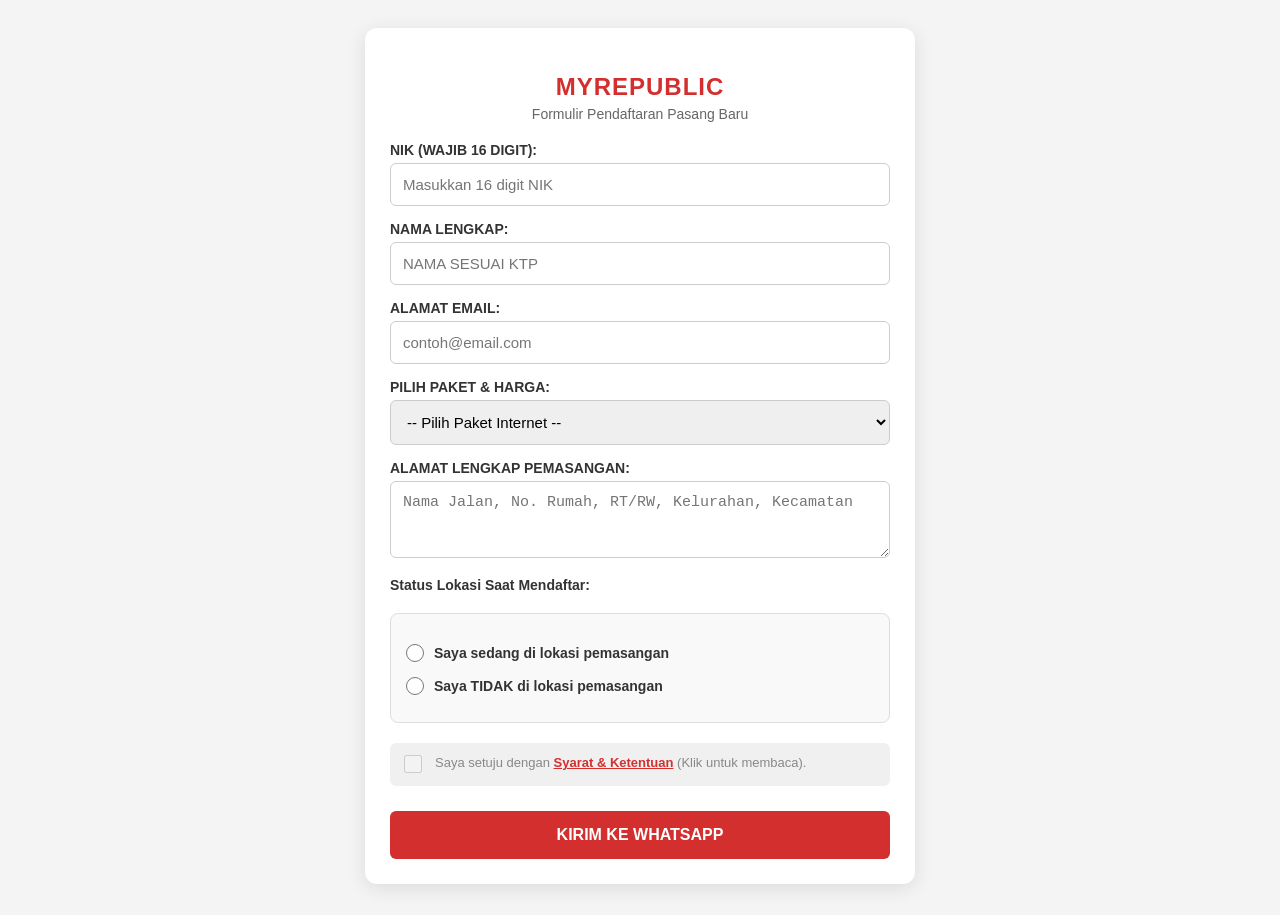
<file: daftar/index.html>
<!DOCTYPE html>
<html lang="id">
<head>
    <meta charset="UTF-8">
    <meta name="viewport" content="width=device-width, initial-scale=1.0">
    <title>Pendaftaran MyRepublic</title>
    <style>
        :root {
            --primary-color: #d32f2f;
            --secondary-color: #f4f4f4;
            --accent-color: #ffeb3b;
            --error-color: #ff0000;
            --disabled-color: #cccccc;
        }
        body { font-family: 'Segoe UI', Tahoma, Geneva, Verdana, sans-serif; background-color: var(--secondary-color); padding: 20px; color: #333; }
        .container { max-width: 500px; background: white; padding: 25px; border-radius: 12px; box-shadow: 0 4px 20px rgba(0,0,0,0.1); margin: auto; }
        
        .logo-area { text-align: center; margin-bottom: 20px; }
        h2 { color: var(--primary-color); margin-bottom: 5px; text-transform: uppercase; letter-spacing: 1px; }
        p.subtitle { text-align: center; font-size: 14px; color: #666; margin-top: 0; }

        label { display: block; margin-top: 15px; font-weight: bold; font-size: 14px; }
        input, select, textarea { width: 100%; padding: 12px; margin-top: 5px; border: 1px solid #ccc; border-radius: 6px; box-sizing: border-box; font-size: 15px; }
        input:focus, select:focus, textarea:focus { border-color: var(--primary-color); outline: none; box-shadow: 0 0 5px rgba(211, 47, 47, 0.2); }

        /* Validasi NIK */
        input.invalid { border: 2px solid var(--error-color); background-color: #fff0f0; }
        .error-text { color: var(--error-color); font-size: 11px; font-weight: bold; display: none; margin-top: 5px; }

        /* Area Lokasi Terpadu */
        .location-area { margin-top: 20px; background: #f9f9f9; padding: 15px; border-radius: 8px; border: 1px solid #ddd; }
        .radio-option { display: flex; align-items: center; gap: 10px; margin-bottom: 12px; cursor: pointer; font-size: 14px; }
        .radio-option input { width: 18px; height: 18px; margin: 0; }

        .location-btn-box {
            display: none;
            padding: 12px;
            border: 2px dashed var(--primary-color);
            border-radius: 8px;
            background-color: #fff5f5;
            text-align: center;
            cursor: pointer;
            margin-top: 10px;
        }
        .location-btn-box span { font-weight: bold; font-size: 14px; color: var(--primary-color); }
        #status-lokasi { font-size: 12px; color: #333; margin-top: 5px; font-weight: bold; }

        /* Checkbox Persetujuan */
        .agreement-box { margin-top: 20px; display: flex; align-items: flex-start; gap: 10px; font-size: 13px; line-height: 1.5; padding: 10px; border-radius: 6px; }
        .agreement-box.locked { background-color: #f0f0f0; color: #888; }
        .agreement-box input { width: 18px; height: 18px; margin-top: 2px; }
        .link-terms { color: var(--primary-color); text-decoration: underline; cursor: pointer; font-weight: bold; }

        button.btn-kirim { width: 100%; padding: 15px; background-color: var(--primary-color); color: white; border: none; border-radius: 6px; font-size: 16px; font-weight: bold; cursor: pointer; margin-top: 25px; transition: 0.3s; text-transform: uppercase; }
        button.btn-kirim:hover { background-color: #b71c1c; transform: translateY(-2px); }

        /* Modal Syarat & Ketentuan */
        .modal { display: none; position: fixed; z-index: 1000; left: 0; top: 0; width: 100%; height: 100%; background-color: rgba(0,0,0,0.6); overflow-y: auto; }
        .modal-content { background-color: white; margin: 5% auto; padding: 30px; border-radius: 12px; width: 85%; max-width: 600px; line-height: 1.6; position: relative; }
        .close-modal { position: absolute; right: 20px; top: 15px; font-size: 28px; cursor: pointer; color: #aaa; }
        .modal-content h3 { color: var(--primary-color); border-bottom: 2px solid var(--primary-color); padding-bottom: 10px; }
        .modal-footer { text-align: center; margin-top: 20px; }
        .promo-highlight { background: #fffde7; border: 1px dashed #fbc02d; padding: 10px; margin-bottom: 15px; border-radius: 8px; color: #d32f2f; font-weight: bold; text-align: center; }
    </style>

<!-- Google tag (gtag.js) -->
<script async src="https://www.googletagmanager.com/gtag/js?id=G-XCY7KPYQS2"></script>
<script>
  window.dataLayer = window.dataLayer || [];
  function gtag(){dataLayer.push(arguments);}
  gtag('js', new Date());
  gtag('config', 'G-XCY7KPYQS2');
</script>

</head>
<body>

<div class="container">
    <div class="logo-area">
        <h2>MyRepublic</h2>
        <p class="subtitle">Formulir Pendaftaran Pasang Baru</p>
    </div>
    
    <form id="formWifi">
        <label for="nik">NIK (WAJIB 16 DIGIT):</label>
        <input type="number" id="nik" name="nik" placeholder="Masukkan 16 digit NIK" required oninput="validateNIK(this)">
        <span id="nik-error" class="error-text">PERINGATAN: NIK HARUS TEPAT 16 DIGIT!</span>

        <label for="nama">NAMA LENGKAP:</label>
        <input type="text" id="nama" name="nama" placeholder="NAMA SESUAI KTP" required oninput="this.value = this.value.toUpperCase()">

        <label for="email">ALAMAT EMAIL:</label>
        <input type="email" id="email" name="email" placeholder="contoh@email.com" required>

        <label for="paket">PILIH PAKET & HARGA:</label>
        <select id="paket" name="paket" required>
            <option value="">-- Pilih Paket Internet --</option>
            <option value="10Ring - Rp110,000">10Ring (Rp110,000)</option>
            <option value="Eco15 - Rp166,500">Eco15 (Rp166,500)</option>
            <option value="Eco20 - Rp150,000">Eco20 (Rp150,000)</option>
            <option value="Jet20 - Rp205,350">Jet20 (Rp205,350)</option>
            <option value="30ValueLite - Rp233,100">30ValueLite (Rp233,100)</option>
            <option value="Neo100 - Rp233,100">Neo100 (Rp233,100)</option>
            <option value="Value30 - Rp260,850">Value30 (Rp260,850)</option>
            <option value="Fast50 - Rp277,500">Fast50 (Rp277,500)</option>
            <option value="Velo150 - Rp277,500">Velo150 (Rp277,500)</option>
            <option value="Nova100 - Rp333,000">Nova100 (Rp333,000)</option>
            <option value="Nexus300 - Rp333,000">Nexus300 (Rp333,000)</option>
            <option value="Gamer250 - Rp444,000">Gamer250 (Rp444,000)</option>
            <option value="Prime500 - Rp555,000">Prime500 (Rp555,000)</option>
            <option value="Gamer500 - Rp610,500">Gamer500 (Rp610,500)</option>
            <option value="Wonder750 - Rp721,500">Wonder750 (Rp721,500)</option>
            <option value="Gamer750 - Rp777,000">Gamer750 (Rp777,000)</option>
            <option value="Ultra1Gbps - Rp943,500">Ultra1Gbps (Rp943,500)</option>
            <option value="Gamer1Gbps - Rp999,000">Gamer1Gbps (Rp999,000)</option>
        </select>

        <label for="alamat">ALAMAT LENGKAP PEMASANGAN:</label>
        <textarea id="alamat" name="alamat" rows="3" placeholder="Nama Jalan, No. Rumah, RT/RW, Kelurahan, Kecamatan" required></textarea>

        <label>Status Lokasi Saat Mendaftar:</label>
        <div class="location-area">
            <label class="radio-option">
                <input type="radio" name="posisi" value="ya" onclick="setPosisi(true)"> 
                <span>Saya sedang di lokasi pemasangan</span>
            </label>
            <label class="radio-option">
                <input type="radio" name="posisi" value="tidak" onclick="setPosisi(false)"> 
                <span>Saya TIDAK di lokasi pemasangan</span>
            </label>

            <div id="tikor-box" class="location-btn-box" onclick="ambilLokasi()">
                <span>📍 TITIK KOORDINAT</span>
                <p id="status-lokasi">Mencari lokasi otomatis...</p>
                <input type="hidden" id="koordinat" name="koordinat">
            </div>
        </div>

        <div id="agreement-container" class="agreement-box locked">
            <input type="checkbox" id="setuju" disabled required> 
            <span>Saya setuju dengan <span class="link-terms" onclick="bukaModal()">Syarat & Ketentuan</span> (Klik untuk membaca).</span>
        </div>

        <button type="button" class="btn-kirim" onclick="kirimWA()">Kirim ke WhatsApp</button>
    </form>
</div>

<div id="modalSkt" class="modal">
    <div class="modal-content">
        <span class="close-modal" onclick="tutupModal()">&times;</span>
        <h3>⚡ PROMO PASANG HARI INI ⚡</h3>
        <div class="promo-highlight">
            PROMO GRATIS BIAYA INSTALASI KHUSUS HARI INI!<br>
            Batas Pendaftaran Jam: <span id="waktu-deadline">--:--</span> WIB
        </div>
        <ul style="padding-left: 20px; font-size: 14px;">
            <li><strong>Pasang Sekarang, Online Hari Ini!</strong> Teknisi kami siap melakukan instalasi hingga jam 12 malam.</li>
            <li>Dapatkan <strong>Gratis Biaya Pasang (Senilai Rp1.100.000)</strong> untuk pendaftaran sebelum batas waktu di atas.</li>
            <li>Wajib berlangganan minimal 12 bulan. Jika berhenti sebelum kontrak, biaya instalasi yang digratiskan wajib dibayarkan kembali.</li>
            <li>Perangkat dipinjamkan secara gratis selama masa langganan.</li>
            <li>Proses pendaftaran simpel dan langsung diproses ke tim lapangan.</li>
        </ul>
        <p style="font-size: 12px; color: #666; font-style: italic; text-align: center; margin-top: 10px;">
            *Daftar sebelum jam <span id="waktu-deadline-2">--:--</span> agar masuk jadwal pemasangan hari ini.
        </p>
        <div class="modal-footer">
            <button class="btn-kirim" style="width: auto; padding: 10px 40px;" onclick="unlockAgreement()">SAYA MENGERTI & DAFTAR SEKARANG</button>
        </div>
    </div>
</div>

<script>
    // Fungsi Hitung Waktu Deadline
    function hitungDeadline() {
        const sekarang = new Date();
        let jamDeadline = sekarang.getHours() + 3;
        let menitDeadline = sekarang.getMinutes();

        // Jika jam melebihi 19:00, maka dipatok maksimal di 19:00
        if (jamDeadline >= 19) {
            jamDeadline = 19;
            menitDeadline = 0;
        }

        // Format ke string jam:menit (contoh 14:05)
        const formatJam = jamDeadline.toString().padStart(2, '0');
        const formatMenit = menitDeadline.toString().padStart(2, '0');
        const hasilJam = formatJam + ":" + formatMenit;

        document.getElementById('waktu-deadline').innerText = hasilJam;
        document.getElementById('waktu-deadline-2').innerText = hasilJam;
    }

    function validateNIK(input) {
        const errorText = document.getElementById('nik-error');
        if (input.value.length > 16) {
            input.value = input.value.slice(0, 16);
        }
        if (input.value.length !== 16 && input.value.length > 0) {
            input.classList.add('invalid'); 
            errorText.style.display = 'block';
        } else {
            input.classList.remove('invalid'); 
            errorText.style.display = 'none';
        }
    }

    function setPosisi(isAtLocation) {
        const tikorBox = document.getElementById('tikor-box');
        const koordinatInput = document.getElementById('koordinat');
        if (isAtLocation) {
            tikorBox.style.display = 'block';
            ambilLokasi(); 
        } else {
            tikorBox.style.display = 'none';
            koordinatInput.value = ""; 
            document.getElementById('status-lokasi').innerHTML = "Koordinat dibatalkan.";
        }
    }

    function ambilLokasi() {
        const status = document.getElementById('status-lokasi');
        const koordinatInput = document.getElementById('koordinat');
        if (navigator.geolocation) {
            status.innerHTML = "Sedang melacak lokasi...";
            status.style.color = "#333";
            navigator.geolocation.getCurrentPosition(function(position) {
                koordinatInput.value = position.coords.latitude + "," + position.coords.longitude;
                status.innerHTML = "BERHASIL: " + koordinatInput.value;
                status.style.color = "green";
            }, function(error) {
                status.innerHTML = "GAGAL! Mohon aktifkan GPS & Beri izin lokasi.";
                status.style.color = "red";
                alert("Gagal mengambil lokasi secara otomatis. Pastikan GPS HP Anda sudah AKTIF dan Izin Lokasi di Browser sudah diizinkan.");
            }, {
                enableHighAccuracy: true,
                timeout: 10000,
                maximumAge: 0
            });
        } else {
            status.innerHTML = "Browser tidak mendukung GPS.";
        }
    }

    function bukaModal() { 
        hitungDeadline(); // Update jam setiap kali modal dibuka
        document.getElementById('modalSkt').style.display = 'block'; 
    }
    
    function tutupModal() { document.getElementById('modalSkt').style.display = 'none'; }
    
    function unlockAgreement() {
        const cb = document.getElementById('setuju');
        const container = document.getElementById('agreement-container');
        cb.disabled = false; cb.checked = true;
        container.classList.remove('locked');
        tutupModal();
    }

    function kirimWA() {
        const nik = document.getElementById('nik').value;
        const nama = document.getElementById('nama').value;
        const email = document.getElementById('email').value;
        const paket = document.getElementById('paket').value;
        const alamat = document.getElementById('alamat').value;
        const koordinat = document.getElementById('koordinat').value;
        const setuju = document.getElementById('setuju').checked;
        const posisiRadio = document.querySelector('input[name="posisi"]:checked');

        if(nik.length !== 16) { alert("NIK WAJIB 16 DIGIT!"); return; }
        if(!nama || !email || !paket || !alamat) { alert("Lengkapi data formulir!"); return; }
        if(!email.includes("@")) { alert("Format email tidak valid!"); return; }
        if(!posisiRadio) { alert("Pilih status lokasi Anda!"); return; }
        if(posisiRadio.value === "ya" && !koordinat) { alert("Koordinat belum berhasil diambil!"); return; }
        if(!setuju) { alert("Wajib menyetujui Syarat & Ketentuan!"); return; }

        const nomorWA = "6281908999242"; 
        const linkKoordinat = koordinat ? koordinat : "";

        const pesan = "*PENDAFTARAN MYREPUBLIC*%0A" +
                      "-------------------------------------------%0A" +
                      "*NIK :* " + nik + "%0A" +
                      "*Nama :* " + nama + "%0A" +
                      "*Email :* " + email + "%0A" +
                      "*Paket :* " + paket + "%0A" +
                      "*Alamat :* " + alamat + "%0A" +
                      linkKoordinat + "%0A" +
                      "-------------------------------------------%0A" +
                      "*Status: SETUJU SYARAT*";

        if (typeof gtag === "function") {
            gtag("event", "registration_click", {
                form_type: "registration_page"
            });
        }

        window.open("https://wa.me/" + nomorWA + "?text=" + pesan, "_blank");
    }

    // Jalankan hitung deadline saat halaman dimuat
    window.onload = hitungDeadline;
</script>

</body>
</html>
</file>
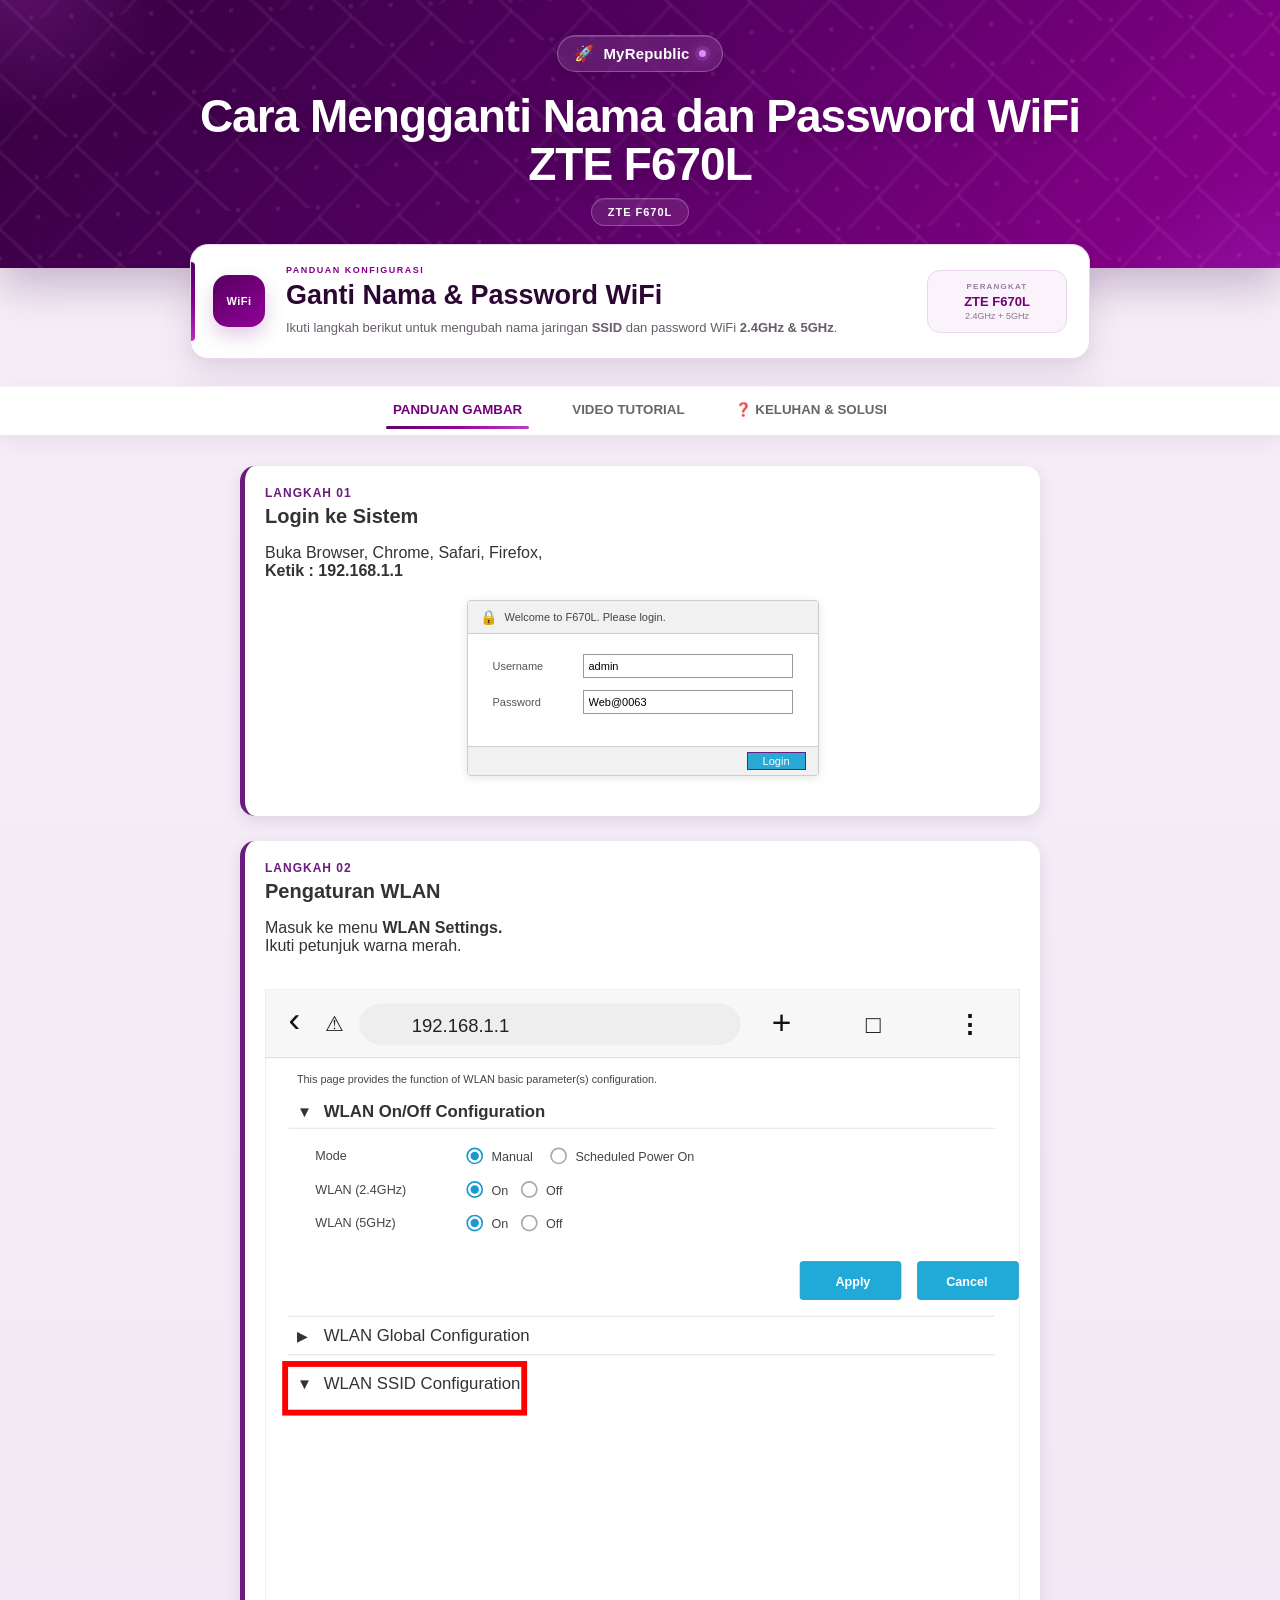
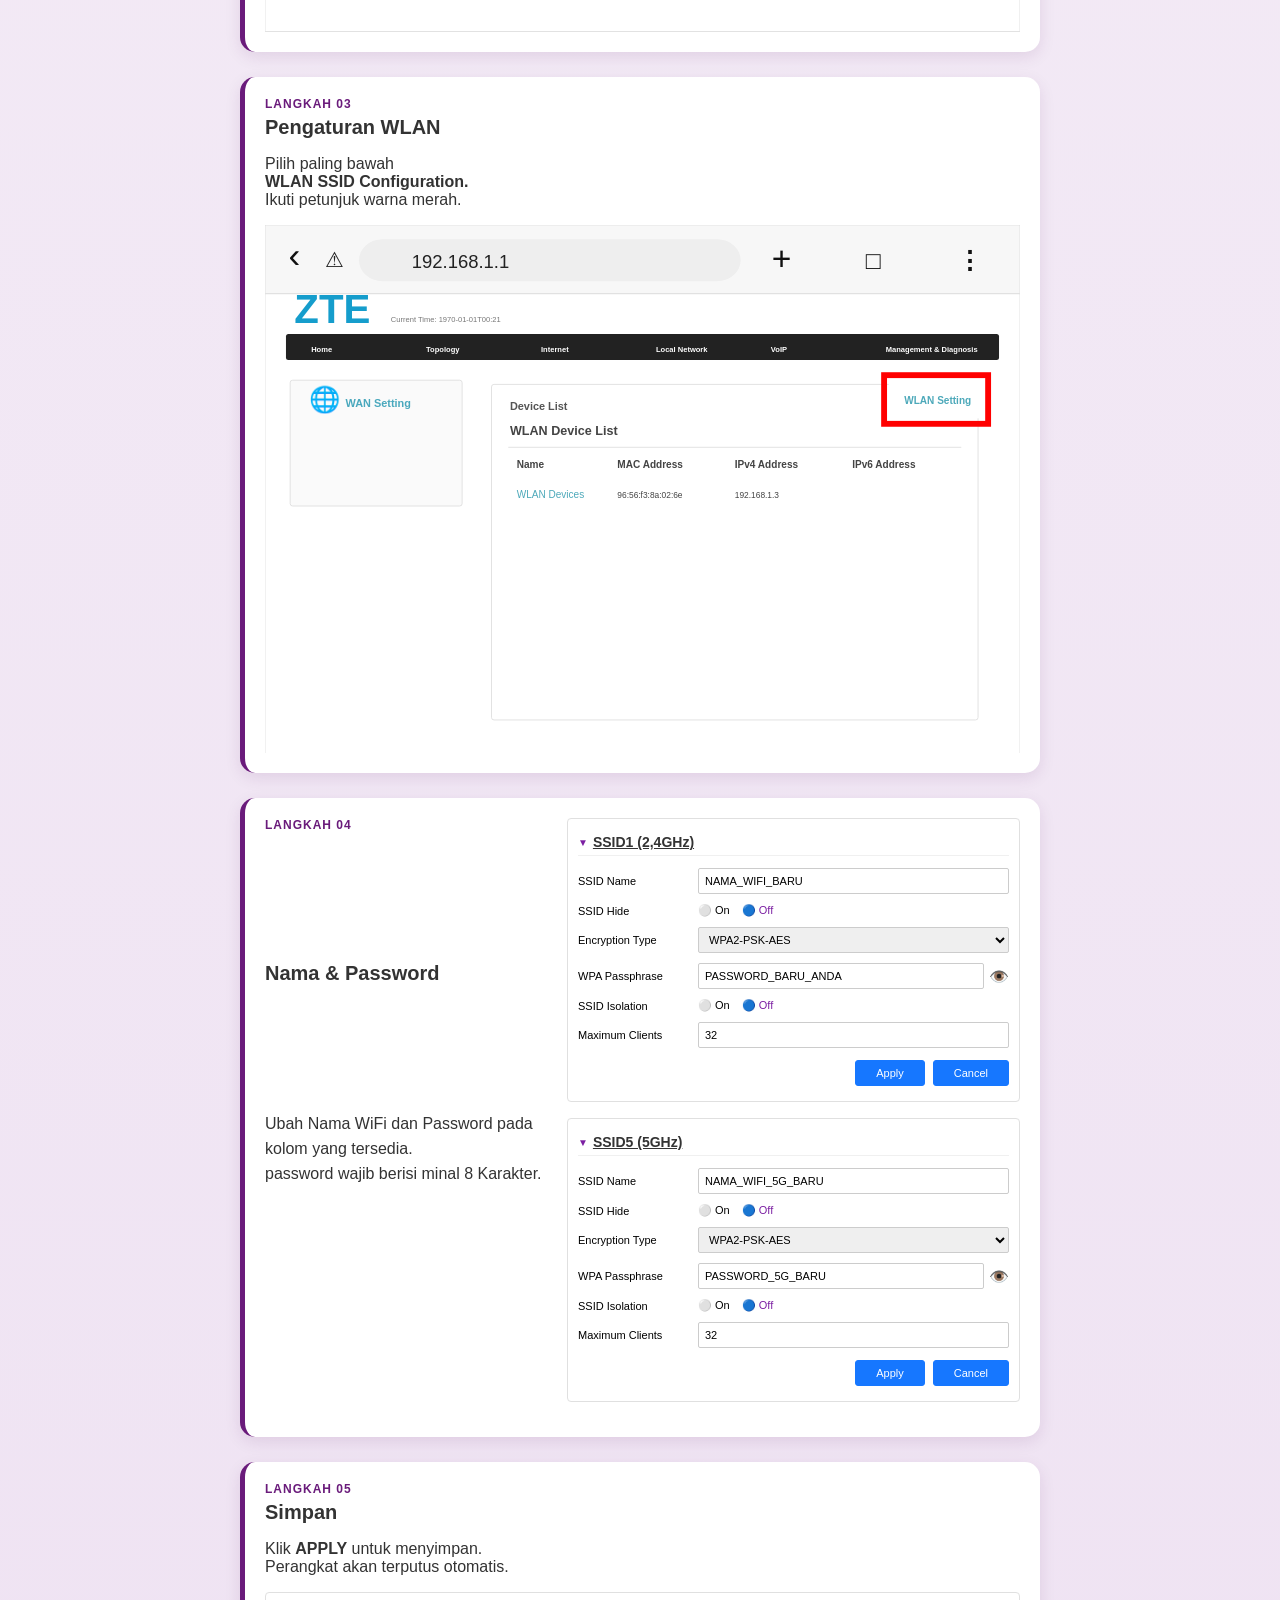
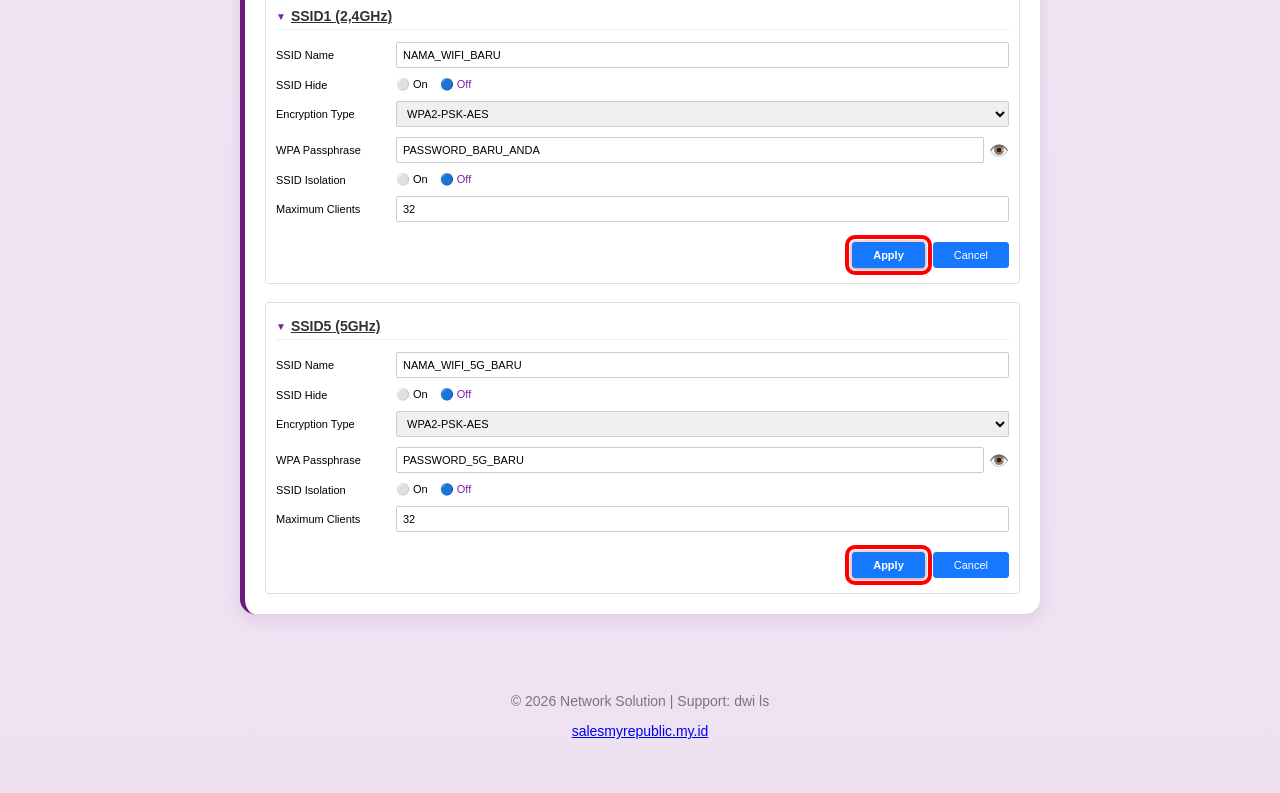
<file: gantipassword/index.html>
<!DOCTYPE html>
<html lang="id">
<head>
    <meta charset="UTF-8">
    <meta name="viewport" content="width=device-width, initial-scale=1.0">
    <title>Cara Mengganti Nama dan Password WiFi ZTE F670L | MyRepublic Sragen</title>
    <meta name="description" content="Panduan lengkap cara mengganti nama WiFi dan password router ZTE F670L MyRepublic melalui HP atau laptop. Ikuti langkah-langkahnya dengan mudah.">
    <meta name="robots" content="index, follow">
    <link rel="canonical" href="https://myrepublicsragen.my.id/gantipassword/">
    <style>
        :root {
            --bg-canvas: #f5eef7;
            --accent-blue: #6A1B7B;
            --phone-frame: #1a1a1a;
            --router-blue: #7B1FA2;
        }

        body {
            font-family: 'Segoe UI', Roboto, Helvetica, Arial, sans-serif;
            background: linear-gradient(180deg, #f5eef7 0%, #eee1f2 100%);
            margin: 0;
            padding: 0;
            color: #333;
        }

        /* --- HEADER --- */
        .header {
            background: linear-gradient(135deg, #4A0E5C 0%, #6A1B7B 50%, #8E24AA 100%);
            color: white;
            text-align: center;
            padding: 30px 10px 40px;
        }

        /* --- TAB NAVIGATION --- */
        .tab-container {
            display: flex;
            justify-content: center;
            background: white;
            box-shadow: 0 2px 5px rgba(0,0,0,0.1);
            position: sticky;
            top: 0;
            z-index: 1000;
        }

        .tab-btn {
            padding: 15px 25px;
            border: none;
            background: none;
            font-weight: 600;
            cursor: pointer;
            color: #666;
            border-bottom: 3px solid transparent;
            transition: 0.3s;
        }

        .tab-btn.active {
            color: var(--accent-blue);
            border-bottom: 3px solid #6A1B7B;
        }

        .tab-content {
            display: none;
            padding-top: 30px;
        }

        .tab-content.active {
            display: block;
        }

        /* --- KONTEN LANGKAH --- */
        .container {
            max-width: 800px;
            margin: 0 auto;
            padding: 0 10px;
        }

        .step-card {
            background: white;
            border-radius: 15px;
            padding: 20px;
            margin-bottom: 25px;
            box-shadow: 0 5px 16px rgba(74,14,92,0.10);
            border-left: 5px solid var(--accent-blue);
        }

        .step-label {
            font-weight: 800;
            color: var(--accent-blue);
            text-transform: uppercase;
            font-size: 12px;
            letter-spacing: 1px;
            margin-bottom: 5px;
            display: block;
        }

        .step-title {
            font-size: 20px;
            margin: 0 0 15px 0;
            font-weight: 700;
        }

        .step-img {
            width: 100%;
            border-radius: 10px;
            margin-top: 15px;
            border: 1px solid #eee;
        }

        /* --- SIMULASI LOGIN (LANGKAH 1) --- */
        .login-simulation {
            border: 1px solid #ccc;
            background: #fff;
            max-width: 350px;
            margin: 20px auto;
            border-radius: 4px;
            box-shadow: 0 2px 10px rgba(0,0,0,0.1);
            overflow: hidden;
        }
        
        .login-header {
            background: #f1f1f1;
            padding: 8px 12px;
            border-bottom: 1px solid #ccc;
            font-size: 11px;
            color: #444;
            display: flex;
            align-items: center;
            gap: 8px;
        }

        .login-body {
            padding: 20px 25px;
        }

        .login-row {
            display: flex;
            align-items: center;
            margin-bottom: 12px;
            gap: 10px;
        }

        .login-row label {
            width: 80px;
            font-size: 11px;
            color: #555;
            flex-shrink: 0;
        }

        .login-input {
            flex-grow: 1;
            border: 1px solid #999;
            height: 22px;
            padding: 0 5px;
            font-size: 11px;
            outline: none;
        }

        .login-footer {
            background: #f1f1f1;
            padding: 5px 12px;
            display: flex;
            justify-content: flex-end;
            border-top: 1px solid #ccc;
        }

        .login-btn {
            background: #29A9D6;
            color: #ffffff;
            border: 1px solid #6A1B7B;
            padding: 2px 15px;
            font-size: 11px;
            cursor: pointer;
        }

        /* --- SIMULASI PANEL ROUTER (LANGKAH 3) --- */
        .router-simulation {
            border: 1px solid #e0e0e0;
            padding: 15px 10px;
            margin: 15px 0;
            border-radius: 4px;
            background: #fff;
        }

        .ssid-toggle-row {
            display: flex;
            align-items: center;
            gap: 5px;
            margin-bottom: 12px;
            border-bottom: 1px solid #f0f0f0;
            padding-bottom: 5px;
        }

        .sim-row {
            display: flex;
            align-items: center;
            margin-bottom: 10px;
            flex-wrap: nowrap;
        }

        .sim-row label {
            width: 120px;
            font-size: 11px;
            color: #444;
            flex-shrink: 0;
            white-space: nowrap;
        }

        .sim-input-wrapper {
            flex-grow: 1;
            display: flex;
            align-items: center;
            position: relative;
        }

        .sim-input {
            width: 100%;
            padding: 4px 6px;
            border: 1px solid #ccc;
            border-radius: 2px;
            font-size: 11px;
            outline: none;
            height: 26px;
            box-sizing: border-box;
        }

        .sim-radio-group {
            display: flex;
            gap: 12px;
            font-size: 11px;
            align-items: center;
        }

        .sim-btn-group {
            display: flex;
            justify-content: flex-end;
            gap: 8px;
            margin-top: 20px;
        }


        .sim-btn:hover,
        .login-btn:hover {
            filter: brightness(0.92);
            transform: translateY(-1px);
        }

        .sim-btn,
        .login-btn {
            transition: 0.2s ease;
        }

        .sim-btn {
            background-color: var(--router-blue);
            color: white;
            border: none;
            padding: 6px 20px;
            border-radius: 2px;
            font-size: 11px;
            font-weight: bold;
            cursor: pointer;
        }

        /* --- VIDEO FRAME --- */
        .phone-container {
            max-width: 320px;
            margin: 20px auto 40px;
            position: relative;
            padding: 12px;
            background: var(--phone-frame);
            border-radius: 40px;
            box-shadow: 0 25px 50px -12px rgba(0,0,0,0.5);
            border: 4px solid #333;
        }

        .phone-screen {
            position: relative;
            width: 100%;
            padding-top: 177.77%; /* Rasio 9:16 */
            background: #000;
            border-radius: 30px;
            overflow: hidden;
        }

        .phone-screen iframe {
            position: absolute; 
            top: 0; 
            left: 0; 
            width: 100%; 
            height: 100%; 
            border: none;
        }

        footer { text-align: center; padding: 40px; font-size: 14px; color: #777; }
    




/* ============================================================
   SYNC LANGKAH 04 -> LANGKAH 05
   Kitab layout: STEP 05
   ============================================================ */

/*
 * Step 04 dikenali dari dua router-simulation langsung
 * di dalam step-card.
 *
 * Jangan gunakan selector .router-simulation secara global
 * karena bisa memengaruhi komponen tutorial lain.
 */

.step-card:has(> .router-simulation:nth-of-type(2)) {

    grid-template-columns:
        minmax(280px, 0.72fr)
        minmax(0, 1.28fr) !important;

    align-items: start !important;

    /*
     * Ikuti tinggi alami konten, bukan memusatkan
     * isi kolom kiri secara vertikal.
     */
    min-height: 0 !important;
}


/* ============================================================
   KOLOM KIRI
   ============================================================ */

.step-card:has(> .router-simulation:nth-of-type(2))
> .step-label {

    grid-column: 1 !important;
    grid-row: 1 !important;

    align-self: start !important;

    margin-top: 0 !important;
}

.step-card:has(> .router-simulation:nth-of-type(2))
> .step-title {

    grid-column: 1 !important;
    grid-row: 2 !important;

    align-self: start !important;

    margin-top: 8px !important;
}

.step-card:has(> .router-simulation:nth-of-type(2))
> p {

    grid-column: 1 !important;

    align-self: start !important;

    margin-top: 10px !important;
}


/*
 * Bila isi instruksi berupa lebih dari satu elemen,
 * semuanya tetap berada di kolom kiri.
 */

.step-card:has(> .router-simulation:nth-of-type(2))
> .step-text,
.step-card:has(> .router-simulation:nth-of-type(2))
> .step-description {

    grid-column: 1 !important;

    align-self: start !important;
}


/* ============================================================
   PANEL KANAN
   ============================================================ */

.step-card:has(> .router-simulation:nth-of-type(2))
> .router-simulation {

    grid-column: 2 !important;

    width: 100% !important;
    max-width: 100% !important;

    box-sizing: border-box !important;

    margin-left: 0 !important;
    margin-right: 0 !important;

    align-self: start !important;
}


/*
 * Panel pertama = SSID1 2.4GHz
 * Panel kedua  = SSID5 5GHz
 *
 * Tetap atas-bawah seperti Step 05.
 */

.step-card:has(> .router-simulation:nth-of-type(2))
> .router-simulation:nth-of-type(1) {

    grid-column: 2 !important;
    grid-row: 1 !important;

    margin-top: 0 !important;
}

.step-card:has(> .router-simulation:nth-of-type(2))
> .router-simulation:nth-of-type(2) {

    grid-column: 2 !important;
    grid-row: 2 !important;

    margin-top: 16px !important;
}


/* ============================================================
   SAMAKAN LEBAR ISI FORM DENGAN STEP 05
   ============================================================ */

.step-card:has(> .router-simulation:nth-of-type(2))
> .router-simulation input,
.step-card:has(> .router-simulation:nth-of-type(2))
> .router-simulation select {

    box-sizing: border-box !important;
}


/* ============================================================
   TOMBOL APPLY / CANCEL
   ============================================================ */

.step-card:has(> .router-simulation:nth-of-type(2))
> .router-simulation .sim-btn-group {

    display: flex !important;

    justify-content: flex-end !important;

    align-items: center !important;

    gap: 8px !important;

    margin-top: 12px !important;
}


/* ============================================================
   JIKA ROUTER SIMULATION MEMILIKI HEIGHT FIX
   ============================================================ */

.step-card:has(> .router-simulation:nth-of-type(2))
> .router-simulation {

    height: auto !important;
    min-height: 0 !important;
}


/* ============================================================
   MOBILE
   ============================================================ */

@media (max-width: 768px) {

    .step-card:has(> .router-simulation:nth-of-type(2)) {

        display: block !important;

        min-height: 0 !important;
    }

    .step-card:has(> .router-simulation:nth-of-type(2))
    > .step-label,
    .step-card:has(> .router-simulation:nth-of-type(2))
    > .step-title,
    .step-card:has(> .router-simulation:nth-of-type(2))
    > p,
    .step-card:has(> .router-simulation:nth-of-type(2))
    > .step-text,
    .step-card:has(> .router-simulation:nth-of-type(2))
    > .step-description {

        display: block !important;

        width: 100% !important;
    }

    .step-card:has(> .router-simulation:nth-of-type(2))
    > .router-simulation {

        width: 100% !important;

        margin-top: 15px !important;
    }

    .step-card:has(> .router-simulation:nth-of-type(2))
    > .router-simulation:nth-of-type(2) {

        margin-top: 15px !important;
    }
}



/* ============================================================
   FINAL STEP 04 LAYOUT
   Mengikuti komposisi LANGKAH 05
   ============================================================ */

/*
 * IDENTIFIKASI:
 * Step 04 = step-card yang memiliki dua router-simulation
 * langsung.
 *
 * Tujuan:
 *
 * KIRI
 *   LANGKAH 04
 *   Nama & Password
 *   instruksi
 *
 * KANAN
 *   SSID1 (2.4GHz)
 *   SSID5 (5GHz)
 *
 * Jangan mengubah screen4().
 */


/* ============================================================
   CONTAINER UTAMA
   ============================================================ */

.step-card:has(> .router-simulation + .router-simulation) {

    display: grid !important;

    grid-template-columns:
        minmax(280px, 0.72fr)
        minmax(0, 1.28fr) !important;

    grid-template-rows:
        auto
        auto
        1fr !important;

    column-gap: 22px !important;

    row-gap: 0 !important;

    align-items: start !important;

    height: auto !important;

    min-height: 0 !important;
}


/* ============================================================
   KOLOM KIRI
   ============================================================ */

/*
 * LANGKAH 04
 */

.step-card:has(> .router-simulation + .router-simulation)
> .step-label {

    grid-column: 1 !important;
    grid-row: 1 !important;

    align-self: start !important;

    width: 100% !important;

    margin: 0 !important;
}


/*
 * Nama & Password
 */

.step-card:has(> .router-simulation + .router-simulation)
> .step-title {

    grid-column: 1 !important;
    grid-row: 2 !important;

    align-self: start !important;

    width: 100% !important;

    margin-top: 12px !important;
    margin-bottom: 0 !important;
}


/*
 * Paragraf instruksi langsung.
 *
 * Kita paksa ke kiri supaya tidak ikut terdorong
 * oleh tinggi router di kanan.
 */

.step-card:has(> .router-simulation + .router-simulation)
> p {

    grid-column: 1 !important;
    grid-row: 3 !important;

    align-self: start !important;

    width: 100% !important;

    margin-top: 10px !important;
    margin-bottom: 0 !important;

    line-height: 1.55 !important;
}


/* ============================================================
   KANAN - SSID 2.4GHz
   ============================================================ */

.step-card:has(> .router-simulation + .router-simulation)
> .router-simulation:nth-of-type(1) {

    grid-column: 2 !important;
    grid-row: 1 / span 2 !important;

    align-self: start !important;

    width: 100% !important;

    max-width: 100% !important;

    margin: 0 !important;

    box-sizing: border-box !important;
}


/* ============================================================
   KANAN - SSID 5GHz
   ============================================================ */

.step-card:has(> .router-simulation + .router-simulation)
> .router-simulation:nth-of-type(2) {

    grid-column: 2 !important;
    grid-row: 3 !important;

    align-self: start !important;

    width: 100% !important;

    max-width: 100% !important;

    margin-top: 16px !important;
    margin-left: 0 !important;
    margin-right: 0 !important;

    box-sizing: border-box !important;
}


/* ============================================================
   JANGAN BIARKAN ROUTER MENGATUR TINGGI BARIS KIRI
   ============================================================ */

.step-card:has(> .router-simulation + .router-simulation)
> .router-simulation {

    min-height: 0 !important;

    height: auto !important;

    align-self: start !important;
}


/* ============================================================
   FORM DI DALAM ROUTER
   ============================================================ */

.step-card:has(> .router-simulation + .router-simulation)
> .router-simulation input,
.step-card:has(> .router-simulation + .router-simulation)
> .router-simulation select {

    box-sizing: border-box !important;

    max-width: 100% !important;
}


/* ============================================================
   BUTTON
   ============================================================ */

.step-card:has(> .router-simulation + .router-simulation)
> .router-simulation .sim-btn-group {

    display: flex !important;

    justify-content: flex-end !important;

    align-items: center !important;

    gap: 8px !important;

    margin-top: 12px !important;
}


/* ============================================================
   DESKTOP - PROPORSI SEPERTI STEP 05
   ============================================================ */

@media (min-width: 769px) {

    .step-card:has(> .router-simulation + .router-simulation)
    > .step-label,
    .step-card:has(> .router-simulation + .router-simulation)
    > .step-title,
    .step-card:has(> .router-simulation + .router-simulation)
    > p {

        text-align: left !important;
    }
}


/* ============================================================
   MOBILE
   ============================================================ */

@media (max-width: 768px) {

    .step-card:has(> .router-simulation + .router-simulation) {

        display: block !important;

        height: auto !important;

        min-height: 0 !important;
    }


    .step-card:has(> .router-simulation + .router-simulation)
    > .step-label,
    .step-card:has(> .router-simulation + .router-simulation)
    > .step-title,
    .step-card:has(> .router-simulation + .router-simulation)
    > p {

        width: 100% !important;

        margin-left: 0 !important;
        margin-right: 0 !important;
    }


    .step-card:has(> .router-simulation + .router-simulation)
    > .router-simulation {

        width: 100% !important;

        max-width: 100% !important;

        margin-top: 15px !important;
    }


    .step-card:has(> .router-simulation + .router-simulation)
    > .router-simulation:nth-of-type(2) {

        margin-top: 15px !important;
    }
}



/* ============================================================
   STEP 05 - REAL CLONE FROM STEP 04

   Step 05 menggunakan panel ASLI Langkah 04.
   Susunan:
       SSID1 (2.4GHz)
       SSID5 (5GHz)

   Tidak horizontal.
   ============================================================ */

.step-card:has(> .tutorial-screen[data-router-screen="5"]) {
    grid-template-columns:
        minmax(280px, 0.72fr)
        minmax(0, 1.28fr) !important;

    align-items: start !important;
}

.step-card:has(> .tutorial-screen[data-router-screen="5"])
> .tutorial-screen {
    grid-column: 2 !important;
    grid-row: 1 / span 5 !important;

    width: 100% !important;
    max-width: 100% !important;

    min-width: 0 !important;
    min-height: 0 !important;

    margin: 0 !important;
    padding: 0 !important;

    box-sizing: border-box !important;
    overflow: visible !important;
}

/*
 * Wrapper hasil clone.
 */
.step5-real-router-copy {
    display: flex !important;
    flex-direction: column !important;

    width: 100% !important;
    max-width: 100% !important;

    gap: 18px !important;

    margin: 0 !important;
    padding: 0 !important;

    box-sizing: border-box !important;
}

/*
 * Dua panel LANGKAH 04 asli:
 * panel 1 = SSID1 2.4GHz
 * panel 2 = SSID5 5GHz
 */
.step5-real-router-copy
> .step5-real-router-panel {
    display: block !important;

    width: 100% !important;
    max-width: 100% !important;

    margin: 0 !important;

    box-sizing: border-box !important;

    flex: 0 0 auto !important;
}

/*
 * Pastikan tombol Apply hasil clone mempunyai
 * kotak merah yang jelas.
 */
.step5-real-router-copy
.step5-apply-highlight {
    outline: 4px solid red !important;
    outline-offset: 2px !important;

    position: relative !important;
    z-index: 5 !important;
}

/*
 * Jangan biarkan CSS SVG lama mengganggu Step 05.
 */
.step-card:has(> .tutorial-screen[data-router-screen="5"])
svg {
    display: none !important;
}

/* Mobile */
@media (max-width: 768px) {

    .step-card:has(> .tutorial-screen[data-router-screen="5"]) {
        display: block !important;
    }

    .step-card:has(> .tutorial-screen[data-router-screen="5"])
    > .tutorial-screen {
        width: 100% !important;
        margin-top: 15px !important;
    }

    .step5-real-router-copy {
        width: 100% !important;
        gap: 14px !important;
    }

}



/* ============================================================
   CONSUL ORIGINAL UI STYLE
   Tombol biru + teks Off hitam
   ============================================================ */

/* Tombol Apply / tombol aksi */
.router-simulation button,
.router-simulation input[type="button"],
.router-simulation input[type="submit"],
.step5-real-router-panel button,
.step5-real-router-panel input[type="button"],
.step5-real-router-panel input[type="submit"] {
    background: #1677ff !important;
    color: #ffffff !important;

    border: 1px solid #1677ff !important;
    border-radius: 3px !important;

    font-weight: 500 !important;

    cursor: pointer !important;
}

/* Hover */
.router-simulation button:hover,
.router-simulation input[type="button"]:hover,
.router-simulation input[type="submit"]:hover,
.step5-real-router-panel button:hover,
.step5-real-router-panel input[type="button"]:hover,
.step5-real-router-panel input[type="submit"]:hover {
    background: #409eff !important;
    border-color: #409eff !important;
}

/* ============================================================
   TEKS OFF
   ============================================================ */

.router-simulation label,
.step5-real-router-panel label {
    color: #000000;
}

/*
 * Jika "Off" dibuat sebagai teks biasa
 */
.router-simulation .off,
.router-simulation .text-off,
.router-simulation .status-off,
.step5-real-router-panel .off,
.step5-real-router-panel .text-off,
.step5-real-router-panel .status-off {
    color: #000000 !important;
}

/*
 * Teks Off yang berada langsung sebagai span
 */
.router-simulation span,
.step5-real-router-panel span {
    color: #000000;
}

/*
 * Jangan mengubah warna tombol biru menjadi hitam
 * akibat aturan span di atas.
 */
.router-simulation button span,
.step5-real-router-panel button span {
    color: #ffffff !important;
}

/* ============================================================
   RADIO OFF
   ============================================================ */

.router-simulation input[type="radio"] + label,
.step5-real-router-panel input[type="radio"] + label {
    color: #000000 !important;
}

/* ============================================================
   HIGHLIGHT APPLY LANGKAH 05
   Tetap merah seperti fungsi tutorial.
   ============================================================ */

.step5-real-router-panel .step5-apply-highlight {
    outline: 4px solid red !important;
    outline-offset: 2px !important;
}



/* ============================================================
   STEP 05 - FOCUS APPLY TUTORIAL
   ============================================================ */

/*
 * Step 05 adalah DEMO.
 *
 * Tujuan utama:
 *     pengguna melihat dan memahami tombol APPLY.
 *
 * Jangan memberi highlight pada:
 *     - SSID
 *     - WPA
 *     - input
 *     - radio
 *     - Cancel
 *
 * Fokus visual hanya APPLY.
 */


/* ============================================================
   PANEL STEP 05
   ============================================================ */

.step5-real-router-copy {
    display: flex !important;

    flex-direction: column !important;

    gap: 18px !important;

    width: 100% !important;
}


/* ============================================================
   PANEL ROUTER TETAP SEPERTI CONSUL
   ============================================================ */

.step5-real-router-panel {
    width: 100% !important;

    max-width: 100% !important;

    box-sizing: border-box !important;
}


/* ============================================================
   APPLY = FOKUS UTAMA
   ============================================================ */

.step5-real-router-panel
.step5-apply-highlight {

    /*
     * Warna tombol tetap biru Consul.
     */
    background: #1677ff !important;

    color: #ffffff !important;

    border: 1px solid #1677ff !important;

    border-radius: 3px !important;


    /*
     * Fokus tutorial.
     */
    outline: 4px solid #ff0000 !important;

    outline-offset: 3px !important;


    /*
     * Sedikit lebih menonjol.
     */
    box-shadow:
        0 0 0 2px rgba(255, 0, 0, 0.15),
        0 2px 5px rgba(0, 0, 0, 0.20) !important;


    font-weight: 600 !important;

    cursor: pointer !important;

    position: relative !important;

    z-index: 20 !important;
}


/* ============================================================
   HOVER
   ============================================================ */

.step5-real-router-panel
.step5-apply-highlight:hover {

    background: #409eff !important;

    border-color: #409eff !important;

    outline-color: #ff0000 !important;
}


/* ============================================================
   JANGAN HIGHLIGHT CANCEL
   ============================================================ */

.step5-real-router-panel button:not(
    .step5-apply-highlight
) {

    outline: none !important;

    box-shadow: none !important;
}


/* ============================================================
   JANGAN HIGHLIGHT INPUT
   ============================================================ */

.step5-real-router-panel input,
.step5-real-router-panel select {

    box-shadow: none !important;
}


/* ============================================================
   LABEL NORMAL
   ============================================================ */

.step5-real-router-panel label {

    color: #000000 !important;

    font-weight: normal !important;
}


/* ============================================================
   MOBILE
   ============================================================ */

@media (max-width: 768px) {

    .step5-real-router-copy {

        width: 100% !important;

        gap: 15px !important;
    }

    .step5-real-router-panel
    .step5-apply-highlight {

        outline-width: 3px !important;

        outline-offset: 3px !important;
    }
}





/* ============================================================
   HEADER BATIK MODERN - UNGU
   CSS ONLY / TANPA GAMBAR
   ============================================================ */

.batik-header {
    position: relative !important;

    min-height: 238px;

    padding: 0 !important;

    display: flex !important;

    align-items: center;
    justify-content: center;

    overflow: hidden;

    isolation: isolate;

    text-align: center;

    background:
        linear-gradient(
            135deg,
            #35003f 0%,
            #50005e 42%,
            #700078 72%,
            #8d008e 100%
        ) !important;

    box-shadow:
        0 18px 40px rgba(65, 0, 75, .24);
}


/* ============================================================
   POLA BATIK
   ============================================================ */

.batik-pattern {
    position: absolute;

    inset: -30px;

    z-index: -2;

    opacity: .34;

    pointer-events: none;

    background:

        /* diamond besar */
        linear-gradient(
            45deg,
            transparent 42%,
            rgba(255,255,255,.18) 43%,
            rgba(255,255,255,.18) 45%,
            transparent 46%
        ),

        linear-gradient(
            -45deg,
            transparent 42%,
            rgba(255,255,255,.14) 43%,
            rgba(255,255,255,.14) 45%,
            transparent 46%
        ),

        /* titik batik */
        radial-gradient(
            circle,
            rgba(255,255,255,.24) 0 2px,
            transparent 2.5px
        );

    background-size:
        74px 74px,
        74px 74px,
        37px 37px;

    background-position:
        0 0,
        37px 37px,
        18px 18px;

    transform: rotate(-2deg) scale(1.08);
}


/* Lapisan motif kedua agar tidak terlihat seperti grid biasa */

.batik-pattern::before,
.batik-pattern::after {
    content: "";

    position: absolute;

    inset: 0;

    pointer-events: none;
}

.batik-pattern::before {
    background:
        radial-gradient(
            ellipse at center,
            transparent 0 20%,
            rgba(255,255,255,.10) 21%,
            transparent 22%
        );

    background-size:
        110px 76px;

    opacity: .65;
}

.batik-pattern::after {
    background:
        repeating-linear-gradient(
            90deg,
            transparent 0 35px,
            rgba(255,255,255,.045) 36px,
            transparent 37px 72px
        );

    opacity: .5;
}


/* ============================================================
   GLOW HALUS
   ============================================================ */

.batik-glow {
    position: absolute;

    z-index: -1;

    border-radius: 50%;

    pointer-events: none;

    filter: blur(12px);
}

.batik-glow-left {
    width: 300px;
    height: 300px;

    left: -130px;
    top: -170px;

    background:
        radial-gradient(
            circle,
            rgba(211,65,230,.25),
            transparent 68%
        );
}

.batik-glow-right {
    width: 360px;
    height: 360px;

    right: -170px;
    bottom: -250px;

    background:
        radial-gradient(
            circle,
            rgba(164,88,255,.22),
            transparent 68%
        );
}


/* ============================================================
   HEADER CONTENT
   ============================================================ */

.modern-header-content {
    width: min(900px, calc(100% - 32px));

    padding: 35px 20px 42px;

    display: flex;

    flex-direction: column;

    align-items: center;
}


/* ============================================================
   BRAND
   ============================================================ */

.modern-brand {
    display: inline-flex;

    align-items: center;

    gap: 9px;

    padding: 8px 16px;

    border:
        1px solid rgba(255,255,255,.25);

    border-radius: 999px;

    background:
        rgba(255,255,255,.10);

    box-shadow:
        inset 0 1px 0 rgba(255,255,255,.16),
        0 8px 24px rgba(0,0,0,.14);

    backdrop-filter: blur(10px);
}

.modern-brand-icon {
    font-size: 16px;
}

.modern-brand-name {
    color: #fff;

    font-size: 15px;

    font-weight: 800;

    letter-spacing: .2px;
}

.modern-status {
    width: 7px;
    height: 7px;

    border-radius: 50%;

    background: #d98cff;

    box-shadow:
        0 0 0 4px rgba(217,140,255,.13),
        0 0 14px rgba(217,140,255,.7);
}


/* ============================================================
   JUDUL
   ============================================================ */

.batik-header h1 {
    margin: 20px 0 9px !important;

    color: #fff !important;

    font-size:
        clamp(30px, 5vw, 46px) !important;

    font-weight: 850 !important;

    line-height: 1.05;

    letter-spacing: -1px;

    text-shadow:
        0 4px 18px rgba(0,0,0,.20);
}


/* ============================================================
   BADGE ROUTER
   ============================================================ */

.router-badge {
    display: inline-flex;

    align-items: center;

    padding: 7px 16px;

    color: #fff;

    font-size: 11px;

    font-weight: 750;

    letter-spacing: 1px;

    border-radius: 999px;

    border:
        1px solid rgba(255,255,255,.24);

    background:
        rgba(255,255,255,.09);

    box-shadow:
        inset 0 1px 0 rgba(255,255,255,.10);
}


/* ============================================================
   KARTU TUTORIAL
   TERPISAH DARI HEADER DAN TUTORIAL-SCREENS.JS
   ============================================================ */

.tutorial-intro-modern {
    position: relative;

    width:
        min(900px, calc(100% - 32px));

    margin:
        -24px auto 27px;

    padding:
        20px 22px;

    box-sizing: border-box;

    display: grid;

    grid-template-columns:
        56px minmax(0, 1fr) auto;

    align-items: center;

    gap: 17px;

    background:
        #ffffff;

    border:
        1px solid #ead8ed;

    border-radius: 18px;

    box-shadow:
        0 16px 38px rgba(71,0,80,.10),
        0 3px 10px rgba(71,0,80,.04);

    z-index: 20;
}


/* Garis ungu */

.tutorial-intro-modern::before {
    content: "";

    position: absolute;

    left: 0;

    top: 17px;
    bottom: 17px;

    width: 4px;

    border-radius:
        0 5px 5px 0;

    background:
        linear-gradient(
            180deg,
            #56005f,
            #86008e,
            #b82bc0
        );
}


/* Ikon */

.tutorial-intro-icon {
    width: 52px;
    height: 52px;

    display: grid;

    place-items: center;

    border-radius: 15px;

    color: #fff;

    background:
        linear-gradient(
            145deg,
            #56005f,
            #920099
        );

    box-shadow:
        0 9px 20px rgba(117,0,126,.20);
}

.tutorial-intro-icon span {
    font-size: 11px;

    font-weight: 850;

    letter-spacing: .5px;
}


/* Text */

.tutorial-intro-label {
    display: block;

    margin-bottom: 4px;

    color: #85008c;

    font-size: 9px;

    font-weight: 850;

    letter-spacing: 1.5px;
}

.tutorial-intro-text h2 {
    margin: 0;

    color: #2d0733;

    font-size:
        clamp(20px, 3vw, 27px);

    line-height: 1.2;

    font-weight: 800;
}

.tutorial-intro-text p {
    margin: 7px 0 0;

    color: #685b6b;

    font-size: 13px;

    line-height: 1.55;
}


/* Info kanan */

.tutorial-intro-info {
    min-width: 112px;

    padding: 11px 13px;

    border-radius: 13px;

    text-align: center;

    background:
        #faf3fb;

    border:
        1px solid #ead7ed;
}

.tutorial-intro-info .intro-info-label {
    display: block;

    color: #9a7b9f;

    font-size: 8px;

    font-weight: 800;

    letter-spacing: 1.2px;
}

.tutorial-intro-info strong {
    display: block;

    margin-top: 3px;

    color: #710078;

    font-size: 13px;
}

.tutorial-intro-info span:last-child {
    display: block;

    margin-top: 2px;

    color: #8a758e;

    font-size: 9px;
}


/* ============================================================
   TAB
   ============================================================ */

.tab-container {
    background:
        rgba(255,255,255,.97) !important;

    border-top:
        1px solid rgba(112,0,120,.05);

    border-bottom:
        1px solid rgba(112,0,120,.10);

    box-shadow:
        0 7px 22px rgba(67,0,77,.06) !important;
}

.tab-btn {
    position: relative;

    border-radius:
        9px !important;
}

.tab-btn.active {
    color: #720078 !important;

    border-bottom-color:
        transparent !important;
}

.tab-btn.active::after {
    content: "";

    position: absolute;

    left: 18px;
    right: 18px;
    bottom: 3px;

    height: 3px;

    border-radius: 999px;

    background:
        linear-gradient(
            90deg,
            #620069,
            #98009d,
            #c03bc7
        );
}


/* ============================================================
   MOBILE
   ============================================================ */

@media (max-width: 700px) {

    .batik-header {
        min-height: 205px;
    }

    .modern-header-content {
        padding:
            29px 15px 36px;
    }

    .batik-header h1 {
        font-size: 30px !important;
    }

    .tutorial-intro-modern {
        grid-template-columns:
            48px minmax(0, 1fr);

        margin-top: -18px;

        padding: 17px;

        gap: 12px;
    }

    .tutorial-intro-icon {
        width: 46px;
        height: 46px;
    }

    .tutorial-intro-info {
        display: none;
    }

    .tutorial-intro-text h2 {
        font-size: 20px;
    }

    .tutorial-intro-text p {
        font-size: 12px;
    }
}



/* ============================================================
   MODERN KELUHAN & SOLUSI - CARD PER KELUHAN
   ============================================================ */

#keluhan {
    background: linear-gradient(
        180deg,
        #faf1fc 0%,
        #f8eefa 45%,
        #f5e9f7 100%
    );

    padding: 34px 0 55px;
}

#keluhan > .container {
    width: min(900px, calc(100% - 30px));
    margin: 0 auto;
}

/* ============================================================
   INTRO
   ============================================================ */

#keluhan .support-intro {
    position: relative;

    display: flex;
    align-items: center;
    gap: 18px;

    margin-bottom: 28px;
    padding: 24px 26px;

    background: #fff;

    border: 1px solid #ead5ed;
    border-left: 5px solid #800080;
    border-radius: 18px;

    box-shadow:
        0 12px 30px rgba(82,0,91,.09),
        0 3px 8px rgba(82,0,91,.04);
}

#keluhan .support-icon {
    flex: 0 0 52px;

    width: 52px;
    height: 52px;

    display: grid;
    place-items: center;

    border-radius: 16px;

    background: linear-gradient(
        145deg,
        #720078,
        #a000a8
    );

    color: #fff;

    font-size: 28px;
    font-weight: 800;

    box-shadow:
        0 8px 18px rgba(115,0,125,.22);
}

#keluhan .support-intro h2 {
    margin: 0 0 6px;

    color: #3a123f;

    font-size: clamp(24px,4vw,32px);
    font-weight: 800;
    line-height: 1.15;
}

#keluhan .support-intro p {
    margin: 0;

    color: #625265;

    font-size: 15px;
    line-height: 1.55;
}


/* ============================================================
   SETIAP KELUHAN MENJADI BLOCK TERPISAH
   ============================================================ */

#keluhan .problem-card {
    position: relative;

    display: grid;

    grid-template-columns:
        58px minmax(0,1fr);

    gap: 18px;

    width: 100%;
    box-sizing: border-box;

    margin: 0 0 22px;
    padding: 24px 25px;

    background: #fff;

    border: 1px solid #ead9ed;
    border-radius: 18px;

    box-shadow:
        0 12px 28px rgba(72,0,80,.08),
        0 2px 7px rgba(72,0,80,.035);

    overflow: hidden;
}

#keluhan .problem-card::before {
    content: "";

    position: absolute;

    left: 0;
    top: 0;
    bottom: 0;

    width: 4px;

    background: linear-gradient(
        180deg,
        #65006e,
        #9800a0,
        #c43acb
    );
}


/* ============================================================
   NOMOR
   ============================================================ */

#keluhan .problem-number {
    width: 50px;
    height: 50px;

    display: grid;
    place-items: center;

    box-sizing: border-box;

    border-radius: 15px;

    background: linear-gradient(
        145deg,
        #6f0078,
        #9800a1
    );

    color: #fff;

    font-size: 17px;
    font-weight: 800;

    letter-spacing: .5px;

    box-shadow:
        0 7px 16px rgba(111,0,120,.20);
}


/* ============================================================
   ISI
   ============================================================ */

#keluhan .problem-content {
    min-width: 0;
}

#keluhan .problem-content h3 {
    margin: 2px 0 14px;

    color: #35113a;

    font-size: clamp(19px,3vw,25px);
    font-weight: 800;

    line-height: 1.25;
}

#keluhan .problem-label {
    display: inline-flex;

    align-items: center;

    margin-bottom: 8px;
    padding: 5px 10px;

    border-radius: 7px;

    background: #f3e2f5;

    color: #700078;

    font-size: 10px;
    font-weight: 800;

    letter-spacing: 1px;
}

#keluhan .problem-content > p {
    margin: 4px 0 19px;

    color: #514554;

    font-size: 15px;
    line-height: 1.65;
}


/* ============================================================
   SOLUSI
   ============================================================ */

#keluhan .solution-box {
    margin-top: 5px;
    padding: 17px 19px;

    background: linear-gradient(
        135deg,
        #fcf7fd,
        #f8edf9
    );

    border: 1px solid #ead5ed;
    border-radius: 13px;

    box-sizing: border-box;
}

#keluhan .solution-box > strong {
    display: flex;

    align-items: center;
    gap: 8px;

    margin-bottom: 9px;

    color: #680070;

    font-size: 16px;
    font-weight: 800;
}

#keluhan .solution-box > strong::before {
    content: "✓";

    width: 23px;
    height: 23px;

    display: grid;
    place-items: center;

    border-radius: 50%;

    background: #800080;
    color: #fff;

    font-size: 13px;
    font-weight: 900;
}

#keluhan .solution-box ol {
    margin: 5px 0 0;
    padding-left: 27px;

    color: #443c46;

    font-size: 14px;
    line-height: 1.65;
}

#keluhan .solution-box li {
    margin: 8px 0;
    padding-left: 4px;
}

#keluhan .solution-box li::marker {
    color: #800080;
    font-weight: 800;
}

#keluhan .solution-box b {
    color: #5e0067;
}

#keluhan .problem-card:last-child {
    margin-bottom: 0;
}


/* ============================================================
   MOBILE
   ============================================================ */

@media (max-width:700px) {

    #keluhan {
        padding: 25px 0 42px;
    }

    #keluhan > .container {
        width: calc(100% - 24px);
    }

    #keluhan .support-intro {
        align-items: flex-start;

        gap: 13px;

        margin-bottom: 18px;
        padding: 19px 17px;

        border-radius: 16px;
    }

    #keluhan .support-icon {
        flex-basis: 42px;

        width: 42px;
        height: 42px;

        border-radius: 12px;

        font-size: 22px;
    }

    #keluhan .support-intro h2 {
        font-size: 25px;
    }

    #keluhan .support-intro p {
        font-size: 13px;
        line-height: 1.5;
    }

    #keluhan .problem-card {
        grid-template-columns:
            43px minmax(0,1fr);

        gap: 12px;

        margin-bottom: 16px;
        padding: 18px 15px 19px;

        border-radius: 15px;
    }

    #keluhan .problem-number {
        width: 40px;
        height: 40px;

        border-radius: 12px;

        font-size: 14px;
    }

    #keluhan .problem-content h3 {
        margin: 1px 0 12px;

        font-size: 20px;
        line-height: 1.3;
    }

    #keluhan .problem-label {
        font-size: 9px;
        padding: 4px 8px;
    }

    #keluhan .problem-content > p {
        margin-bottom: 16px;

        font-size: 14px;
        line-height: 1.55;
    }

    #keluhan .solution-box {
        padding: 14px 13px;
        border-radius: 11px;
    }

    #keluhan .solution-box > strong {
        font-size: 15px;
    }

    #keluhan .solution-box ol {
        padding-left: 24px;

        font-size: 14px;
        line-height: 1.55;
    }

    #keluhan .solution-box li {
        margin: 7px 0;
    }
}


/* ============================================================
   HP KECIL
   ============================================================ */

@media (max-width:390px) {

    #keluhan > .container {
        width: calc(100% - 18px);
    }

    #keluhan .problem-card {
        grid-template-columns:
            38px minmax(0,1fr);

        gap: 10px;

        padding: 16px 12px 17px;
    }

    #keluhan .problem-number {
        width: 36px;
        height: 36px;

        border-radius: 10px;

        font-size: 12px;
    }

    #keluhan .problem-content h3 {
        font-size: 18px;
    }

    #keluhan .solution-box ol {
        padding-left: 21px;
    }
}


/* ============================================================
   MODERN TIPS CARD - WIFI RECONNECT
   ============================================================ */

.tips-box {
    position: relative;

    display: flex;
    align-items: flex-start;
    gap: 15px;

    width: 100%;
    box-sizing: border-box;

    margin: 24px 0 0;
    padding: 18px 20px;

    background:
        linear-gradient(
            135deg,
            #fffaff 0%,
            #f9effb 100%
        );

    border: 1px solid #ead4ed;
    border-left: 4px solid #800080;

    border-radius: 15px;

    box-shadow:
        0 8px 22px rgba(72,0,80,.07);
}

/* Ikon */
.tips-box .tips-icon {
    flex: 0 0 43px;

    width: 43px;
    height: 43px;

    display: grid;
    place-items: center;

    border-radius: 13px;

    background:
        linear-gradient(
            145deg,
            #700078,
            #9d00a5
        );

    color: #fff;

    font-size: 22px;

    box-shadow:
        0 6px 14px rgba(112,0,120,.18);
}

/* Isi */
.tips-box .tips-content {
    min-width: 0;
}

.tips-box .tips-title {
    display: block;

    margin: 0 0 5px;

    color: #62006a;

    font-size: 15px;
    font-weight: 800;

    letter-spacing: .2px;
}

.tips-box .tips-text {
    margin: 0;

    color: #514653;

    font-size: 14px;
    line-height: 1.6;
}

.tips-box .tips-text b {
    color: #5f0067;
    font-weight: 800;
}


/* ============================================================
   MOBILE
   ============================================================ */

@media (max-width: 700px) {

    .tips-box {
        gap: 12px;

        margin-top: 19px;
        padding: 15px 14px;

        border-radius: 13px;
    }

    .tips-box .tips-icon {
        flex-basis: 38px;

        width: 38px;
        height: 38px;

        border-radius: 11px;

        font-size: 19px;
    }

    .tips-box .tips-title {
        font-size: 14px;
    }

    .tips-box .tips-text {
        font-size: 13px;
        line-height: 1.55;
    }
}


/* HP sangat kecil */
@media (max-width: 390px) {

    .tips-box {
        gap: 10px;
        padding: 14px 12px;
    }

    .tips-box .tips-icon {
        flex-basis: 35px;

        width: 35px;
        height: 35px;

        font-size: 17px;
    }

    .tips-box .tips-text {
        font-size: 12.5px;
    }
}

</style>
</head>
<body>

    

<header class="header modern-header batik-header">

    <div class="batik-pattern" aria-hidden="true"></div>

    <div class="batik-glow batik-glow-left" aria-hidden="true"></div>
    <div class="batik-glow batik-glow-right" aria-hidden="true"></div>

    <div class="modern-header-content">

        <div class="modern-brand">
            <span class="modern-brand-icon">🚀</span>
            <span class="modern-brand-name">MyRepublic</span>
            <span class="modern-status"></span>
        </div>

        <h1>Cara Mengganti Nama dan Password WiFi ZTE F670L</h1>

        <div class="router-badge">
            ZTE F670L
        </div>

    </div>

</header>

<section class="tutorial-intro-modern">

    <div class="tutorial-intro-icon">
        <span>WiFi</span>
    </div>

    <div class="tutorial-intro-text">

        <span class="tutorial-intro-label">
            PANDUAN KONFIGURASI
        </span>

        <h2>
            Ganti Nama &amp; Password WiFi
        </h2>

        <p>
            Ikuti langkah berikut untuk mengubah nama jaringan
            <strong>SSID</strong> dan password WiFi
            <strong>2.4GHz &amp; 5GHz</strong>.
        </p>

    </div>

    <div class="tutorial-intro-info">
        <span class="intro-info-label">PERANGKAT</span>
        <strong>ZTE F670L</strong>
        <span>2.4GHz + 5GHz</span>
    </div>

</section>





    <div class="tab-container">
        <button class="tab-btn active" onclick="openTab(event, 'langkah')">PANDUAN GAMBAR</button>
        <button class="tab-btn" onclick="openTab(event, 'video')">VIDEO TUTORIAL</button>
    
        <button
            type="button"
            class="tab-btn"
            aria-selected="false"
            onclick="openTab(event, 'keluhan')">
            ❓ KELUHAN &amp; SOLUSI
        </button>
</div>

    <div id="langkah" class="tab-content active">
        <div class="container">
            <div class="step-card">
                <span class="step-label">LANGKAH 01</span>
                <h3 class="step-title">Login ke Sistem</h3>
                <p>Buka Browser, Chrome, Safari, Firefox,</br><b> Ketik : 192.168.1.1</b></br></p>
                
                <div class="login-simulation">
                    <div class="login-header">
                        <span style="font-size: 14px;">🔒</span> Welcome to F670L. Please login.
                    </div>
                    <div class="login-body">
                        <div class="login-row">
                            <label>Username</label>
                            <input type="text" class="login-input" value="admin">
                        </div>
                        <div class="login-row">
                            <label>Password</label>
                            <input type="text" class="login-input" value="Web@0063">
                        </div>
                    </div>
                    <div class="login-footer">
                        <button class="login-btn">Login</button>
                    </div>
                </div>
            </div>

            <div class="step-card">
                <span class="step-label">LANGKAH 02</span>
                <h3 class="step-title">Pengaturan WLAN</h3>
                <p>Masuk ke menu <b>WLAN Settings.</b><br>Ikuti petunjuk warna merah.</p></br>
                <div class="tutorial-screen" data-router-screen="2" aria-label="Ilustrasi WLAN Setting ZTE F670L"></div>
            </div>

            <div class="step-card">
                <span class="step-label">LANGKAH 03</span>
                <h3 class="step-title">Pengaturan WLAN</h3>
                <p>Pilih paling bawah</br><b>WLAN SSID Configuration.</b><br>Ikuti petunjuk  warna merah.</br></p>
                <div class="tutorial-screen" data-router-screen="3" aria-label="Ilustrasi WLAN SSID Configuration ZTE F670L"></div>
            </div>

            <div class="step-card">
                <span class="step-label">LANGKAH 04</span>
                <h3 class="step-title">Nama & Password</h3>
                <p>Ubah Nama WiFi dan Password pada kolom yang tersedia.<br>password wajib berisi minal 8 Karakter.</br>
                
                <div class="router-simulation">
                    <div class="ssid-toggle-row">
                        <span style="color: #7B1FA2; font-size: 10px;">▼</span>
                        <span style="color: #333; font-size: 14px; text-decoration: underline; cursor: pointer; font-weight: bold;">SSID1 (2,4GHz)</span>
                    </div>

                    <div class="sim-row">
                        <label>SSID Name</label>
                        <div class="sim-input-wrapper">
                            <input type="text" class="sim-input" value="NAMA_WIFI_BARU">
                        </div>
                    </div>
                    <div class="sim-row">
                        <label>SSID Hide</label>
                        <div class="sim-radio-group">
                            <span>⚪ On</span>
                            <span style="color:var(--router-blue)">🔵 Off</span>
                        </div>
                    </div>
                    <div class="sim-row">
                        <label>Encryption Type</label>
                        <div class="sim-input-wrapper">
                            <select class="sim-input">
                                <option>WPA2-PSK-AES</option>
                            </select>
                        </div>
                    </div>
                    <div class="sim-row">
                        <label>WPA Passphrase</label>
                        <div class="sim-input-wrapper">
                            <input type="text" class="sim-input" value="PASSWORD_BARU_ANDA">
                            <span style="margin-left:5px">👁️</span>
                        </div>
                    </div>
                    <div class="sim-row">
                        <label>SSID Isolation</label>
                        <div class="sim-radio-group">
                            <span>⚪ On</span>
                            <span style="color:var(--router-blue)">🔵 Off</span>
                        </div>
                    </div>
                    <div class="sim-row">
                        <label>Maximum Clients</label>
                        <div class="sim-input-wrapper">
                            <input type="text" class="sim-input" value="32">
                        </div>
                    </div>
                    <div class="sim-btn-group">
                        <button class="sim-btn">Apply</button>
                        <button class="sim-btn">Cancel</button>
                    </div>
                </div>

                <div class="router-simulation">
                    <div class="ssid-toggle-row">
                        <span style="color: #7B1FA2; font-size: 10px;">▼</span>
                        <span style="color: #333; font-size: 14px; text-decoration: underline; cursor: pointer; font-weight: bold;">SSID5 (5GHz)</span>
                    </div>

                    <div class="sim-row">
                        <label>SSID Name</label>
                        <div class="sim-input-wrapper">
                            <input type="text" class="sim-input" value="NAMA_WIFI_5G_BARU">
                        </div>
                    </div>
                    <div class="sim-row">
                        <label>SSID Hide</label>
                        <div class="sim-radio-group">
                            <span>⚪ On</span>
                            <span style="color:var(--router-blue)">🔵 Off</span>
                        </div>
                    </div>
                    <div class="sim-row">
                        <label>Encryption Type</label>
                        <div class="sim-input-wrapper">
                            <select class="sim-input">
                                <option>WPA2-PSK-AES</option>
                            </select>
                        </div>
                    </div>
                    <div class="sim-row">
                        <label>WPA Passphrase</label>
                        <div class="sim-input-wrapper">
                            <input type="text" class="sim-input" value="PASSWORD_5G_BARU">
                            <span style="margin-left:5px">👁️</span>
                        </div>
                    </div>
                    <div class="sim-row">
                        <label>SSID Isolation</label>
                        <div class="sim-radio-group">
                            <span>⚪ On</span>
                            <span style="color:var(--router-blue)">🔵 Off</span>
                        </div>
                    </div>
                    <div class="sim-row">
                        <label>Maximum Clients</label>
                        <div class="sim-input-wrapper">
                            <input type="text" class="sim-input" value="32">
                        </div>
                    </div>
                    <div class="sim-btn-group">
                        <button class="sim-btn">Apply</button>
                        <button class="sim-btn">Cancel</button>
                    </div>
                </div>
            </div>

            <div class="step-card">
                <span class="step-label">LANGKAH 05</span>
                <h3 class="step-title">Simpan</h3>
                <p>Klik <b>APPLY</b> untuk menyimpan. <br>Perangkat akan terputus otomatis.</p>
                <div class="tutorial-screen" data-router-screen="5" aria-label="Ilustrasi proses Apply ZTE F670L"></div>
            </div>
        </div>
    </div>
    
    
    

<!-- KELUHAN_SOLUSI_START -->

<div id="keluhan"
     class="tab-content"
     role="tabpanel"
     aria-label="Keluhan dan Solusi">

    <div class="container">

        <div class="support-intro">
            <div class="support-icon">❓</div>

            <div>
                <h2>Keluhan &amp; Solusi</h2>
                <p>
                    Temukan solusi untuk kendala yang sering terjadi
                    saat melakukan pengaturan WiFi ZTE F670L.
                </p>
            </div>
        </div>


        <!-- 01 -->

        <div class="problem-card">

            <div class="problem-number">01</div>

            <div class="problem-content">

                <h3>Tidak Bisa Membuka 192.168.1.1</h3>

                <span class="problem-label">KENDALA</span>

                <p>
                    Halaman login router tidak muncul ketika alamat
                    192.168.1.1 dibuka.
                </p>

                <div class="solution-box">

                    <strong>Solusi</strong>

                    <ol>
                        <li>
                            Pastikan HP atau laptop terhubung ke WiFi
                            router.
                        </li>

                        <li>
                            Buka browser seperti Chrome, Safari,
                            atau Firefox.
                        </li>

                        <li>
                            Ketik <b>192.168.1.1</b> langsung pada
                            address bar browser.
                        </li>

                        <li>
                            Jangan mengetik alamat tersebut pada
                            kolom pencarian Google.
                        </li>

                    </ol>

                </div>

            </div>

        </div>


        <!-- 02 -->

        <div class="problem-card">

            <div class="problem-number">02</div>

            <div class="problem-content">

                <h3>Nama WiFi Baru Tidak Muncul</h3>

                <span class="problem-label">KENDALA</span>

                <p>
                    Setelah mengganti nama WiFi, jaringan dengan nama
                    baru tidak terlihat pada HP atau laptop.
                </p>

                <div class="solution-box">

                    <strong>Solusi</strong>

                    <ol>
                        <li>
                            Pastikan SSID yang digunakan berada pada
                            posisi <b>On</b>.
                        </li>

                        <li>
                            Pastikan <b>SSID Hide</b> berada pada
                            posisi <b>Off</b>.
                        </li>

                        <li>
                            Klik tombol <b>Apply</b>.
                        </li>

                        <li>
                            Matikan lalu nyalakan kembali WiFi pada
                            perangkat.
                        </li>

                    </ol>

                </div>

            </div>

        </div>


        <!-- 03 -->

        <div class="problem-card">

            <div class="problem-number">03</div>

            <div class="problem-content">

                <h3>Password WiFi Tidak Bisa Digunakan</h3>

                <span class="problem-label">KENDALA</span>

                <p>
                    Perangkat tidak dapat tersambung menggunakan
                    password WiFi yang baru.
                </p>

                <div class="solution-box">

                    <strong>Solusi</strong>

                    <ol>
                        <li>
                            Periksa kembali password yang dimasukkan.
                        </li>

                        <li>
                            Perhatikan huruf besar, huruf kecil,
                            angka, dan simbol.
                        </li>

                        <li>
                            Pilih jaringan WiFi kemudian gunakan
                            opsi <b>Lupakan jaringan</b>.
                        </li>

                        <li>
                            Sambungkan kembali menggunakan password
                            baru.
                        </li>

                    </ol>

                </div>

            </div>

        </div>


        <!-- 04 -->

        <div class="problem-card">

            <div class="problem-number">04</div>

            <div class="problem-content">

                <h3>WiFi Terputus Setelah Klik Apply</h3>

                <span class="problem-label">KENDALA</span>

                <p>
                    HP atau laptop terputus setelah konfigurasi
                    disimpan.
                </p>

                <div class="solution-box">

                    <strong>Solusi</strong>

                    <ol>
                        <li>
                            Ini normal jika nama WiFi atau password
                            telah berubah.
                        </li>

                        <li>
                            Cari nama WiFi baru pada daftar jaringan.
                        </li>

                        <li>
                            Masukkan password WiFi yang baru.
                        </li>

                        <li>
                            Jika belum terlihat, refresh daftar WiFi
                            atau tunggu beberapa saat.
                        </li>

                    </ol>

                </div>

            </div>

        </div>


        <!-- 05 -->

        <div class="problem-card">

            <div class="problem-number">05</div>

            <div class="problem-content">

                <h3>WiFi 5GHz Tidak Muncul</h3>

                <span class="problem-label">KENDALA</span>

                <p>
                    Jaringan WiFi 5GHz tidak terlihat pada perangkat.
                </p>

                <div class="solution-box">

                    <strong>Solusi</strong>

                    <ol>
                        <li>
                            Pastikan <b>SSID5 (5GHz)</b> dalam posisi
                            <b>On</b>.
                        </li>

                        <li>
                            Pastikan <b>SSID Hide</b> dalam posisi
                            <b>Off</b>.
                        </li>

                        <li>
                            Klik <b>Apply</b>.
                        </li>

                        <li>
                            Perangkat harus mendukung jaringan 5GHz
                            agar dapat melihat jaringan tersebut.
                        </li>

                    </ol>

                </div>

            </div>

        </div>


        <!-- 06 -->

        <div class="problem-card">

            <div class="problem-number">06</div>

            <div class="problem-content">

                <h3>Terhubung WiFi Tetapi Tidak Ada Internet</h3>

                <span class="problem-label">KENDALA</span>

                <p>
                    Perangkat berhasil tersambung ke WiFi tetapi
                    internet tidak dapat digunakan.
                </p>

                <div class="solution-box">

                    <strong>Solusi</strong>

                    <ol>
                        <li>
                            Coba matikan dan nyalakan kembali WiFi
                            pada perangkat.
                        </li>

                        <li>
                            Coba sambungkan perangkat lain untuk
                            memastikan masalah bukan hanya pada satu
                            perangkat.
                        </li>

                        <li>
                            Periksa indikator koneksi pada router.
                        </li>

                        <li>
                            Jika semua perangkat tidak memiliki
                            internet, hubungi support MyRepublic.
                        </li>

                    </ol>

                </div>

            </div>

        </div>


        <!-- 07 -->

        <div class="problem-card">

            <div class="problem-number">07</div>

            <div class="problem-content">

                <h3>Perangkat Lama Tidak Bisa Terhubung</h3>

                <span class="problem-label">KENDALA</span>

                <p>
                    Perangkat yang sebelumnya terhubung tidak bisa
                    tersambung setelah password WiFi diganti.
                </p>

                <div class="solution-box">

                    <strong>Solusi</strong>

                    <ol>
                        <li>
                            Pilih jaringan WiFi lama pada perangkat.
                        </li>

                        <li>
                            Pilih <b>Lupakan jaringan</b>.
                        </li>

                        <li>
                            Cari kembali nama WiFi yang baru.
                        </li>

                        <li>
                            Masukkan password baru.
                        </li>

                    </ol>

                </div>

            </div>

        </div>


        <!-- TIPS -->

        <div class="tips-box">

            <div class="tips-icon" aria-hidden="true">💡</div>

            <div class="tips-content">

                <strong class="tips-title">Tips</strong>

                <p class="tips-text">
                    Setelah mengganti nama atau password WiFi,
                    perangkat yang sebelumnya tersambung kemungkinan
                    perlu dihubungkan kembali menggunakan informasi
                    WiFi yang baru.
                </p>

            </div>

        </div>

    </div>

</div>

<!-- KELUHAN_SOLUSI_END -->


<div id="video" class="tab-content">
        <div class="container">
            <div class="phone-container">
                <div class="phone-screen">
                    <iframe 
                        src="https://www.dropbox.com/scl/fi/rr4m1o32rmvjr3lp9jewr/Proyek_12-31_HD-720p_LOW_FR30.mp4?rlkey=b2d3mkynag551g40zrl8rdivu&st=ztjy5yxr&raw=1" 
                        allow="autoplay; encrypted-media" 
                        allowfullscreen>
                    </iframe>
                </div>
            </div>
            <p style="text-align: center; color: #666; font-size: 14px;">
                Jika video tidak tampil, pastikan koneksi internet Anda stabil.
            </p>
        </div>
    </div>

    <footer>
        <p>
        &copy; 2026 Network Solution | Support: dwi ls
    </p>

    <p>
        <a
            href="https://salesmyrepublic.my.id"
            target="_blank"
            rel="noopener noreferrer"
            class="footer-link">
            salesmyrepublic.my.id
        </a>
    </p>
    </footer>

    <script>
    function openTab(evt, tabName) {
        var i, tabcontent, tablinks;
        tabcontent = document.getElementsByClassName("tab-content");
        for (i = 0; i < tabcontent.length; i++) {
            tabcontent[i].style.display = "none";
        }
        tablinks = document.getElementsByClassName("tab-btn");
        for (i = 0; i < tablinks.length; i++) {
            tablinks[i].className = tablinks[i].className.replace(" active", "");
        }
        document.getElementById(tabName).style.display = "block";
        evt.currentTarget.className += " active";
    }

    function copyToClipboard(text, elementId) {
        const tempInput = document.createElement("input");
        tempInput.value = text;
        document.body.appendChild(tempInput);
        tempInput.select();
        document.execCommand("copy");
        document.body.removeChild(tempInput);

        const btn = document.getElementById(elementId);
        const originalText = btn.innerHTML;
        btn.innerHTML = "✅ Tersalin!";
        btn.style.backgroundColor = "#d4edda";
        setTimeout(() => {
            btn.innerHTML = originalText;
            btn.style.backgroundColor = "";
        }, 2000);
    }
    </script>

    <script src="tutorial-screens.js" defer></script>
</body>
</html>
</file>
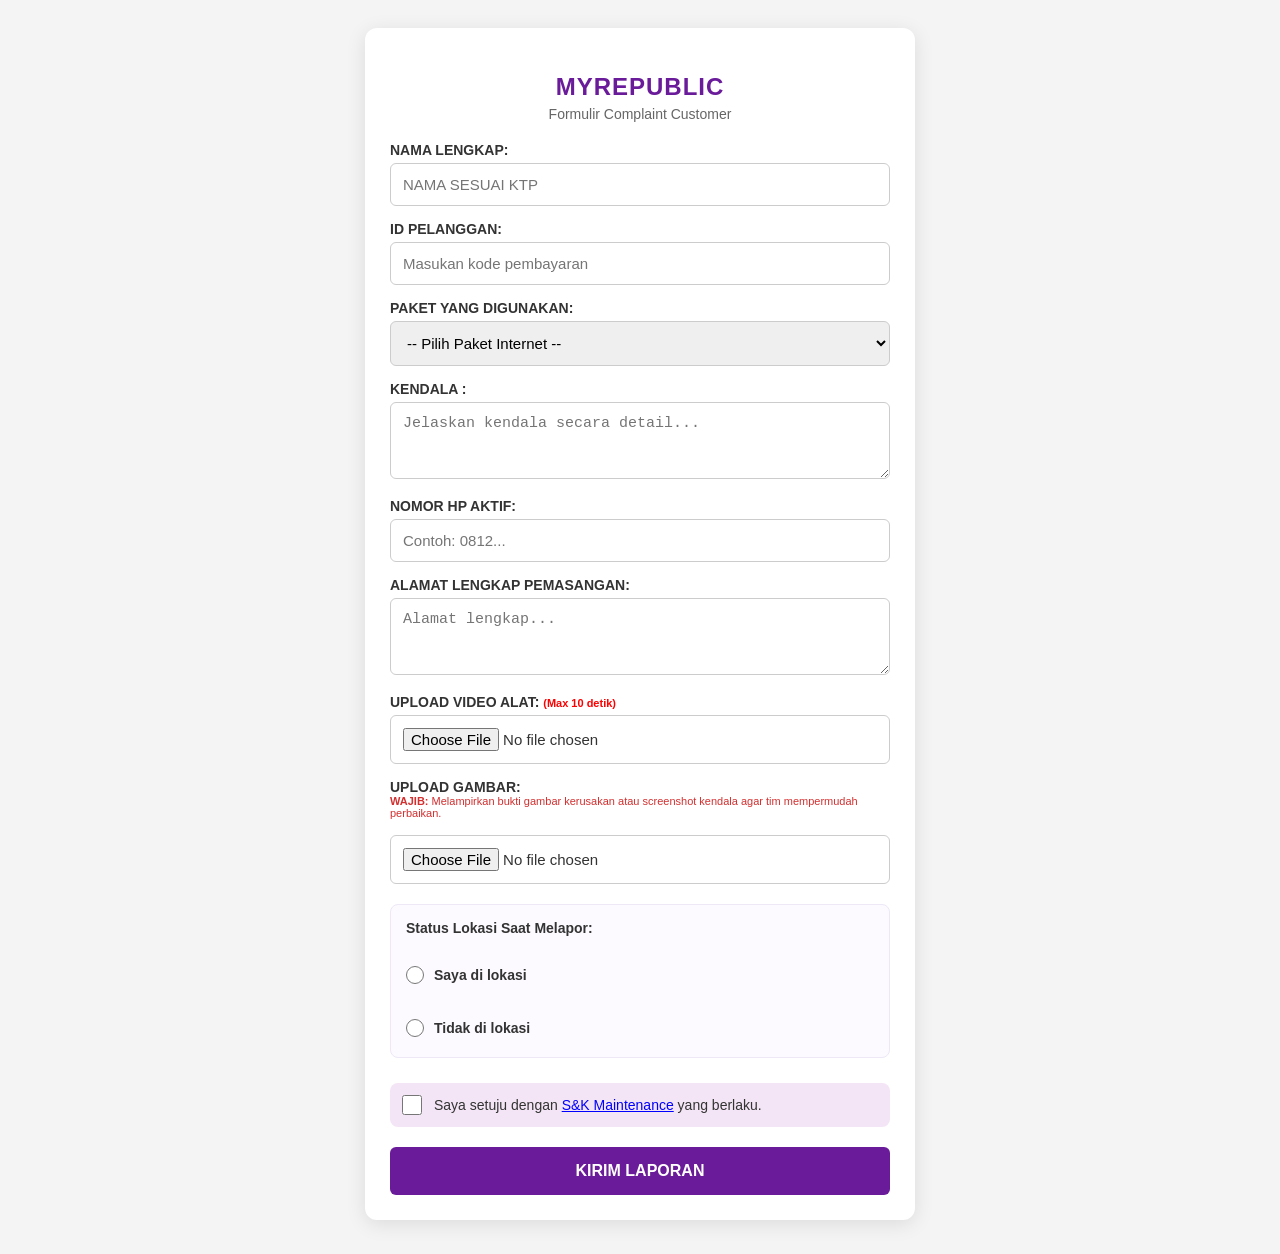
<file: komplain/index.html>
<!DOCTYPE html>
<html lang="id">
<head>
    <meta charset="UTF-8">
    <meta name="viewport" content="width=device-width, initial-scale=1.0">
    <title>Complaint Customer - MyRepublic</title>
    <link rel="stylesheet" href="style.css">
</head>
<body>

<div id="lock-screen">
    <div class="spinner"></div>
    <h3 style="color: var(--primary-color); margin: 0;">MENGIRIM LAPORAN...</h3>
    <p style="font-size: 14px; color: #666;">Mohon jangan tutup atau keluar dari halaman ini.</p>
</div>

<div class="container">
    <div class="logo-area">
        <h2>MyRepublic</h2>
        <p class="subtitle">Formulir Complaint Customer</p>
    </div>

    <form id="formWifi">

        <label for="nama">NAMA LENGKAP:</label>
        <input type="text" id="nama" placeholder="NAMA SESUAI KTP" required oninput="this.value = this.value.toUpperCase()">

        <label for="id_pelanggan">ID PELANGGAN:</label>
        <input type="text" id="id_pelanggan" placeholder="Masukan kode pembayaran" inputmode="numeric" required>

        <label for="paket">PAKET YANG DIGUNAKAN:</label>
        <select id="paket" required>
            <option value="">-- Pilih Paket Internet --</option>
            <option value="10Ring">10Ring</option>
            <option value="Eco15">Eco15</option>
            <option value="Eco20">Eco20</option>
            <option value="Jet20">Jet20</option>
            <option value="30ValueLite">30ValueLite</option>
            <option value="Neo100">Neo100</option>
            <option value="Value30">Value30</option>
            <option value="Fast50">Fast50</option>
            <option value="Velo150">Velo150</option>
            <option value="Nova100">Nova100</option>
            <option value="Nexus300">Nexus300</option>
            <option value="Gamer250">Gamer250</option>
            <option value="Prime500">Prime500</option>
            <option value="Gamer500">Gamer500</option>
            <option value="Wonder750">Wonder750</option>
            <option value="Gamer750">Gamer750</option>
            <option value="Ultra1Gbps">Ultra1Gbps</option>
            <option value="Gamer1Gbps">Gamer1Gbps</option>
        </select>

        <label for="kendala">KENDALA :</label>
        <textarea id="kendala" rows="3" placeholder="Jelaskan kendala secara detail..." required></textarea>

        <label for="nohp">NOMOR HP AKTIF:</label>
        <input type="tel" id="nohp" placeholder="Contoh: 0812..." required>

        <label for="alamat">ALAMAT LENGKAP PEMASANGAN:</label>
        <textarea id="alamat" rows="3" placeholder="Alamat lengkap..." required></textarea>

        <label for="video_alat">UPLOAD VIDEO ALAT: <span style="font-size: 11px; color:red;">(Max 10 detik)</span></label>
        <input type="file" id="video_alat" accept="video/*" required>


<label for="foto_kendala">UPLOAD GAMBAR:</label>
<p style="font-size: 11px; color: #d32f2f; margin-top: 0;"><b>WAJIB:</b> Melampirkan bukti gambar kerusakan atau screenshot kendala agar tim mempermudah perbaikan.</p>
<input type="file" id="foto_kendala" accept="image/*" required>



        <div class="location-area">
            <div class="status-header"><b>Status Lokasi Saat Melapor:</b></div>
            <div class="radio-group">
                <label class="radio-option">
                    <input type="radio" name="posisi" value="ya" onclick="setPosisi(true)" required> 
                    <span>Saya di lokasi</span>
                </label>
                <label class="radio-option">
                    <input type="radio" name="posisi" value="tidak" onclick="setPosisi(false)"> 
                    <span>Tidak di lokasi</span>
                </label>
            </div>
            <div id="tikor-box" class="location-btn-box" onclick="ambilLokasi()">
                <span>TITIK KOORDINAT</span>
                <p id="status-lokasi" style="font-size: 12px; margin-top: 5px;">Mencari lokasi otomatis...</p>
                <input type="hidden" id="koordinat">
            </div>
        </div>

        <div class="agreement-box">
            <input type="checkbox" id="setuju" required> 
            <label for="setuju" style="margin-top: 0; cursor: pointer; font-weight: normal;">
                Saya setuju dengan <span style="color: blue; text-decoration: underline; cursor: pointer;" onclick="bukaModalSkt()">S&K Maintenance</span> yang berlaku.
            </label>
        </div>

        <button type="submit" id="btnSubmit" class="btn-kirim">Kirim Laporan</button>
    </form>
</div>

<div id="modalSpeedtest" class="modal" style="background-color: white;">
    <div class="modal-content-full">
        <span class="close-modal-fixed" onclick="tutupSpeedtest()">&times;</span>
        <div class="iframe-container">
            <iframe id="speedtestFrame" src="" allow="geolocation"></iframe>
        </div>
        <div class="modal-footer">
            <button class="btn-speedtest" style="width: auto; padding: 10px 40px; background-color: var(--success-color);" onclick="tutupSpeedtest()">SAYA SUDAH SCREENSHOT</button>
        </div>
    </div>
</div>

<div id="modalSkt" class="modal">
    <div class="modal-content" style="max-width: 500px; height: auto; margin: 10% auto; border-radius: 12px; padding: 20px; background: white; position: relative;">
        <h3 style="color: var(--primary-color); border-bottom: 2px solid var(--primary-color); padding-bottom: 10px; margin-top: 0;">SYARAT & KETENTUAN</h3>
        <div style="font-size: 13px; line-height: 1.6; max-height: 300px; overflow-y: auto; padding-right: 10px;">
            <p><b>1. Prosedur Pelaporan:</b> Pelanggan wajib memberikan data akurat dan melampirkan bukti Speedtest serta Video alat untuk diagnosa awal.</p>
            <p><b>2. Jadwal Kunjungan:</b> Estimasi perbaikan adalah 3 jam setelah validasi, tergantung ketersediaan teknisi dan kompleksitas kendala di lapangan.</p>
            <p><b>3. Perangkat:</b> Perangkat (ONT/Router) adalah milik MyRepublic. Teknisi berhak mengganti perangkat jika ditemukan kerusakan teknis.</p>
            <p><b>4. Keamanan:</b> Pelanggan wajib memberikan akses ke area perangkat dan melakukan pengawasan selama proses perbaikan berlangsung.</p>
        </div>
        <div style="text-align: center; margin-top: 20px;">
            <button type="button" class="btn-speedtest" style="background-color: var(--primary-color); width: auto; padding: 10px 30px;" onclick="tutupModalSkt()">SAYA MENGERTI</button>
        </div>
    </div>
</div>

<script src="script.js"></script>
</body>
</html>
</file>
<file: komplain/style.css>
:root {
    --primary-color: #6a1b9a; /* Ungu MyRepublic */
    --secondary-color: #f4f4f4;
    --success-color: #2e7d32;
    --error-color: #ff0000;
    --disabled-color: #cccccc;
    --accent-purple: #4a148c;
}

body { 
    font-family: 'Segoe UI', Tahoma, Geneva, Verdana, sans-serif; 
    background-color: var(--secondary-color); 
    padding: 20px; 
    color: #333; 
}

/* LAYAR KUNCI (LOADING OVERLAY) */
#lock-screen {
    display: none;
    position: fixed;
    top: 0;
    left: 0;
    width: 100%;
    height: 100%;
    background: rgba(255, 255, 255, 0.9);
    z-index: 9999;
    text-align: center;
    flex-direction: column;
    justify-content: center;
    align-items: center;
}

.spinner {
    border: 8px solid #f3f3f3;
    border-top: 8px solid var(--primary-color);
    border-radius: 50%;
    width: 60px;
    height: 60px;
    animation: spin 1s linear infinite;
    margin-bottom: 20px;
}

@keyframes spin {
    0% { transform: rotate(0deg); }
    100% { transform: rotate(360deg); }
}

.container { 
    max-width: 500px; 
    background: white; 
    padding: 25px; 
    border-radius: 12px; 
    box-shadow: 0 4px 20px rgba(0,0,0,0.1); 
    margin: auto; 
}

.logo-area { text-align: center; margin-bottom: 20px; }
h2 { color: var(--primary-color); text-transform: uppercase; margin-bottom: 5px; letter-spacing: 1px; }
p.subtitle { text-align: center; font-size: 14px; color: #666; margin-top: 0; }

.speedtest-guide-box {
    background: #f3e5f5;
    padding: 15px;
    border: 2px solid var(--primary-color);
    border-radius: 10px;
    text-align: center;
    margin-bottom: 20px;
}

.btn-speedtest {
    background-color: #000000; 
    color: white;
    border: none;
    padding: 14px 20px;
    border-radius: 6px;
    font-weight: bold;
    cursor: pointer;
    width: 100%;
    margin-bottom: 10px;
    font-size: 14px;
}

label { display: block; margin-top: 15px; font-weight: bold; font-size: 14px; }

input, select, textarea { 
    width: 100%; 
    padding: 12px; 
    margin-top: 5px; 
    border: 1px solid #ccc; 
    border-radius: 6px; 
    box-sizing: border-box; 
    font-size: 15px; 
}

input:focus, select:focus, textarea:focus {
    outline: none;
    border-color: var(--primary-color);
    box-shadow: 0 0 5px rgba(106, 27, 154, 0.2);
}

.location-area { 
    margin-top: 20px; 
    background: #fdfaff; 
    padding: 15px; 
    border-radius: 8px; 
    border: 1px solid #ede7f6; 
}

.status-header { margin-bottom: 10px; font-size: 14px; }
.radio-group { display: flex; flex-direction: column; gap: 10px; }
.radio-option { display: flex; align-items: center; gap: 10px; cursor: pointer; font-size: 14px; padding: 5px 0; }
.radio-option input { width: 18px; height: 18px; margin: 0; cursor: pointer; }

.location-btn-box {
    display: none;
    padding: 12px;
    border: 2px dashed var(--primary-color);
    border-radius: 8px;
    background-color: #f3e5f5;
    text-align: center;
    cursor: pointer;
    margin-top: 15px;
}

.agreement-box { 
    margin-top: 25px; 
    display: flex; 
    align-items: center; 
    gap: 12px; 
    font-size: 14px;
    background: #f3e5f5;
    padding: 12px;
    border-radius: 8px;
}
.agreement-box input { width: 20px; height: 20px; margin: 0; cursor: pointer; }

button.btn-kirim { 
    width: 100%; 
    padding: 15px; 
    background-color: var(--primary-color); 
    color: white; 
    border: none; 
    border-radius: 6px; 
    font-size: 16px; 
    font-weight: bold; 
    cursor: pointer; 
    margin-top: 20px; 
    text-transform: uppercase; 
    transition: background 0.3s;
}

button.btn-kirim:hover {
    background-color: var(--accent-purple);
}

.modal { display: none; position: fixed; z-index: 1000; left: 0; top: 0; width: 100%; height: 100%; background-color: rgba(0,0,0,0.5); }
.modal-content-full { height: 100%; width: 100%; display: flex; flex-direction: column; background: white; }

.iframe-container { flex-grow: 1; position: relative; width: 100%; }
.iframe-container iframe { position: absolute; top: 0; left: 0; width: 100%; height: 100%; border: none; }
.modal-footer { padding: 15px; text-align: center; background: #f4f4f4; border-top: 1px solid #ccc; }
.close-modal-fixed { position: absolute; right: 20px; top: 15px; font-size: 35px; cursor: pointer; color: black; z-index: 1001; font-weight: bold; }

.modal-content { 
    max-width: 500px; 
    height: auto; 
    margin: 10% auto; 
    border-radius: 12px; 
    padding: 20px; 
    background: white; 
    position: relative; 
}
</file>
